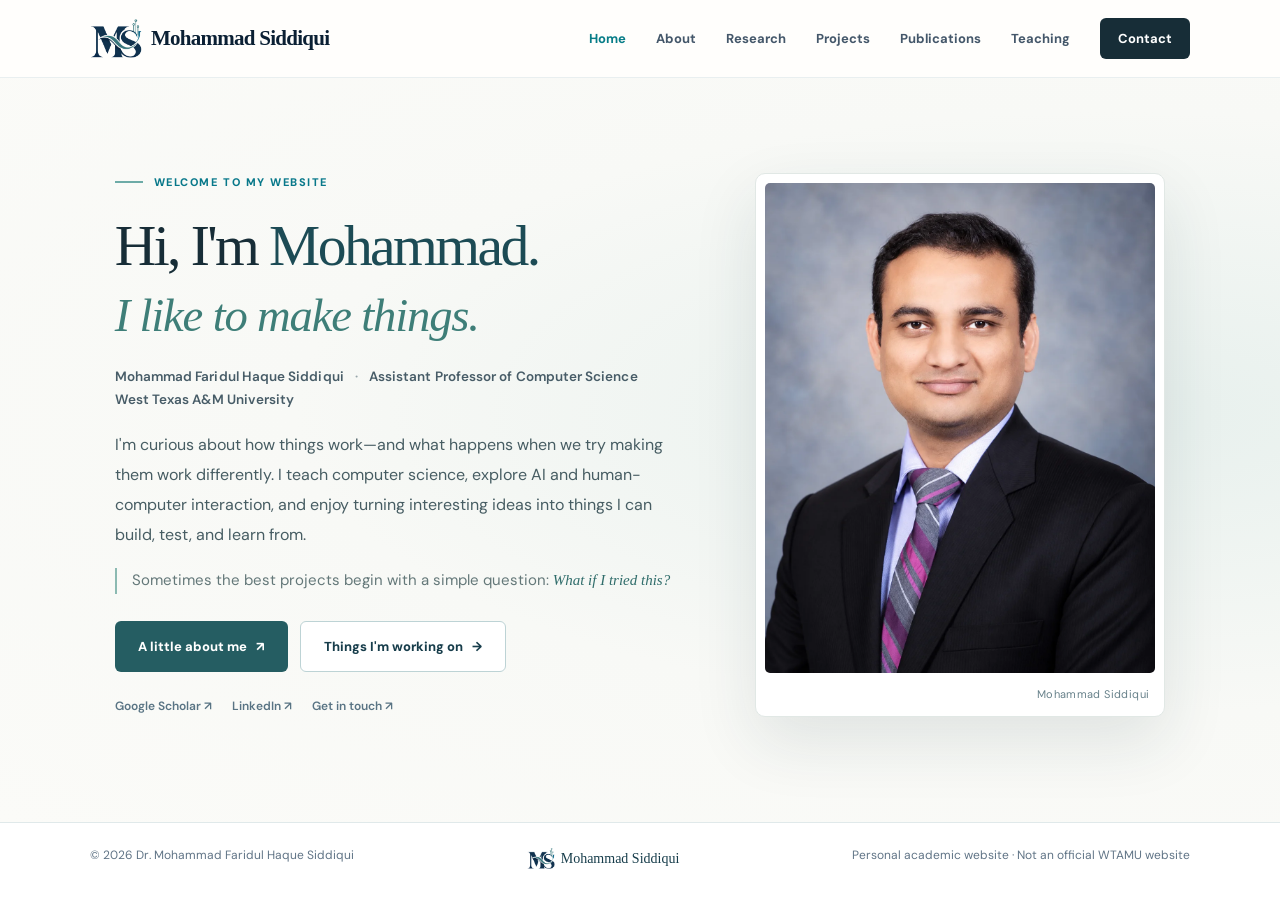
<file: index.html>
<!DOCTYPE html>
<!-- Website maintained using Git and PyCharm -->
<html lang="en"><head><meta charset="utf-8"/><meta content="width=device-width, initial-scale=1" name="viewport"/><meta content="#09182a" name="theme-color"/><meta content="Meet Mohammad Siddiqui, Assistant Professor of Computer Science at West Texas A&amp;M University. Exploring AI, human-computer interaction, robotics and creative computing." name="description"/><title>Mohammad Siddiqui | Computer Science Professor &amp; Researcher</title><link href="https://fonts.googleapis.com" rel="preconnect"/><link crossorigin="" href="https://fonts.gstatic.com" rel="preconnect"/><link href="https://fonts.googleapis.com/css2?family=DM+Sans:wght@400;500;600;700&amp;family=Manrope:wght@400;500;600;700;800&amp;display=swap" rel="stylesheet"/><link href="style.css" rel="stylesheet"/><link href="favicon.png" rel="icon" type="image/png"/><link href="https://www.faridhaque.com/" rel="canonical"/><meta content="website" property="og:type"/><meta content="Mohammad Siddiqui | Computer Science Professor &amp; Researcher" property="og:title"/><meta content="Meet Mohammad Siddiqui, Assistant Professor of Computer Science at West Texas A&amp;M University. Exploring AI, human-computer interaction, robotics and creative computing." property="og:description"/><meta content="https://www.faridhaque.com/" property="og:url"/></head><body><header class="top"><div class="wrap nav"><a aria-label="Mohammad Siddiqui — Home" class="brand brand-logo" href="index.html"><img alt="" height="48" src="images/ms-monogram.png" width="56"/><span class="brand-name">Mohammad Siddiqui</span></a><button aria-controls="navlinks" aria-expanded="false" aria-label="Toggle navigation" class="menu" id="menu">☰</button><nav aria-label="Main navigation" class="navlinks" id="navlinks"><a aria-current="page" class="active" href="index.html">Home</a><a class="" href="about.html">About</a><a class="" href="research.html">Research</a><a class="" href="projects.html">Projects</a><a class="" href="publications.html">Publications</a><a class="" href="teaching.html">Teaching</a><a class="navcontact" href="contact.html">Contact</a></nav></div></header><main><section class="hero" id="home"><div class="wrap hero-grid"><div>
<div class="eyebrow">WELCOME TO MY WEBSITE</div>
<h1>Hi, I'm <span class="hello-name">Mohammad.</span><br/><em>I like to make things.</em></h1>
<p class="role">Mohammad Faridul Haque Siddiqui <span>·</span> Assistant Professor of Computer Science<br/>West Texas A&amp;M University</p>
<p class="lead">I'm curious about how things work—and what happens when we try making them work differently. I teach computer science, explore AI and human-computer interaction, and enjoy turning interesting ideas into things I can build, test, and learn from.</p>
<p class="home-personal-note">Sometimes the best projects begin with a simple question: <em>What if I tried this?</em></p>
<div class="actions"><a class="btn primary" href="about.html">A little about me <span aria-hidden="true">↗</span></a><a class="btn secondary" href="projects.html">Things I'm working on <span aria-hidden="true">→</span></a></div>
<div class="social"><a href="https://scholar.google.com/citations?hl=en&amp;user=qqeedC0AAAAJ" rel="noopener noreferrer" target="_blank">Google Scholar ↗</a><a href="https://www.linkedin.com/in/mohammad-faridul-haque-siddiqui/" rel="noopener noreferrer" target="_blank">LinkedIn ↗</a><a href="contact.html">Get in touch ↗</a></div>
</div><figure class="portrait-frame"><img alt="Farid Haque in a black suit" height="1402" src="images/farid-formal.webp" width="1122"/><figcaption>Mohammad Siddiqui</figcaption></figure></div></section></main><div class="mini-footer"><div class="wrap"><span>© <span id="year"></span> Dr. Mohammad Faridul Haque Siddiqui</span><a class="footer-logo" href="index.html"><img alt="" height="27" src="images/ms-monogram.png" width="31"/>Mohammad Siddiqui</a><span>Personal academic website · Not an official WTAMU website</span></div></div><script src="script.js"></script></body></html>
</file>
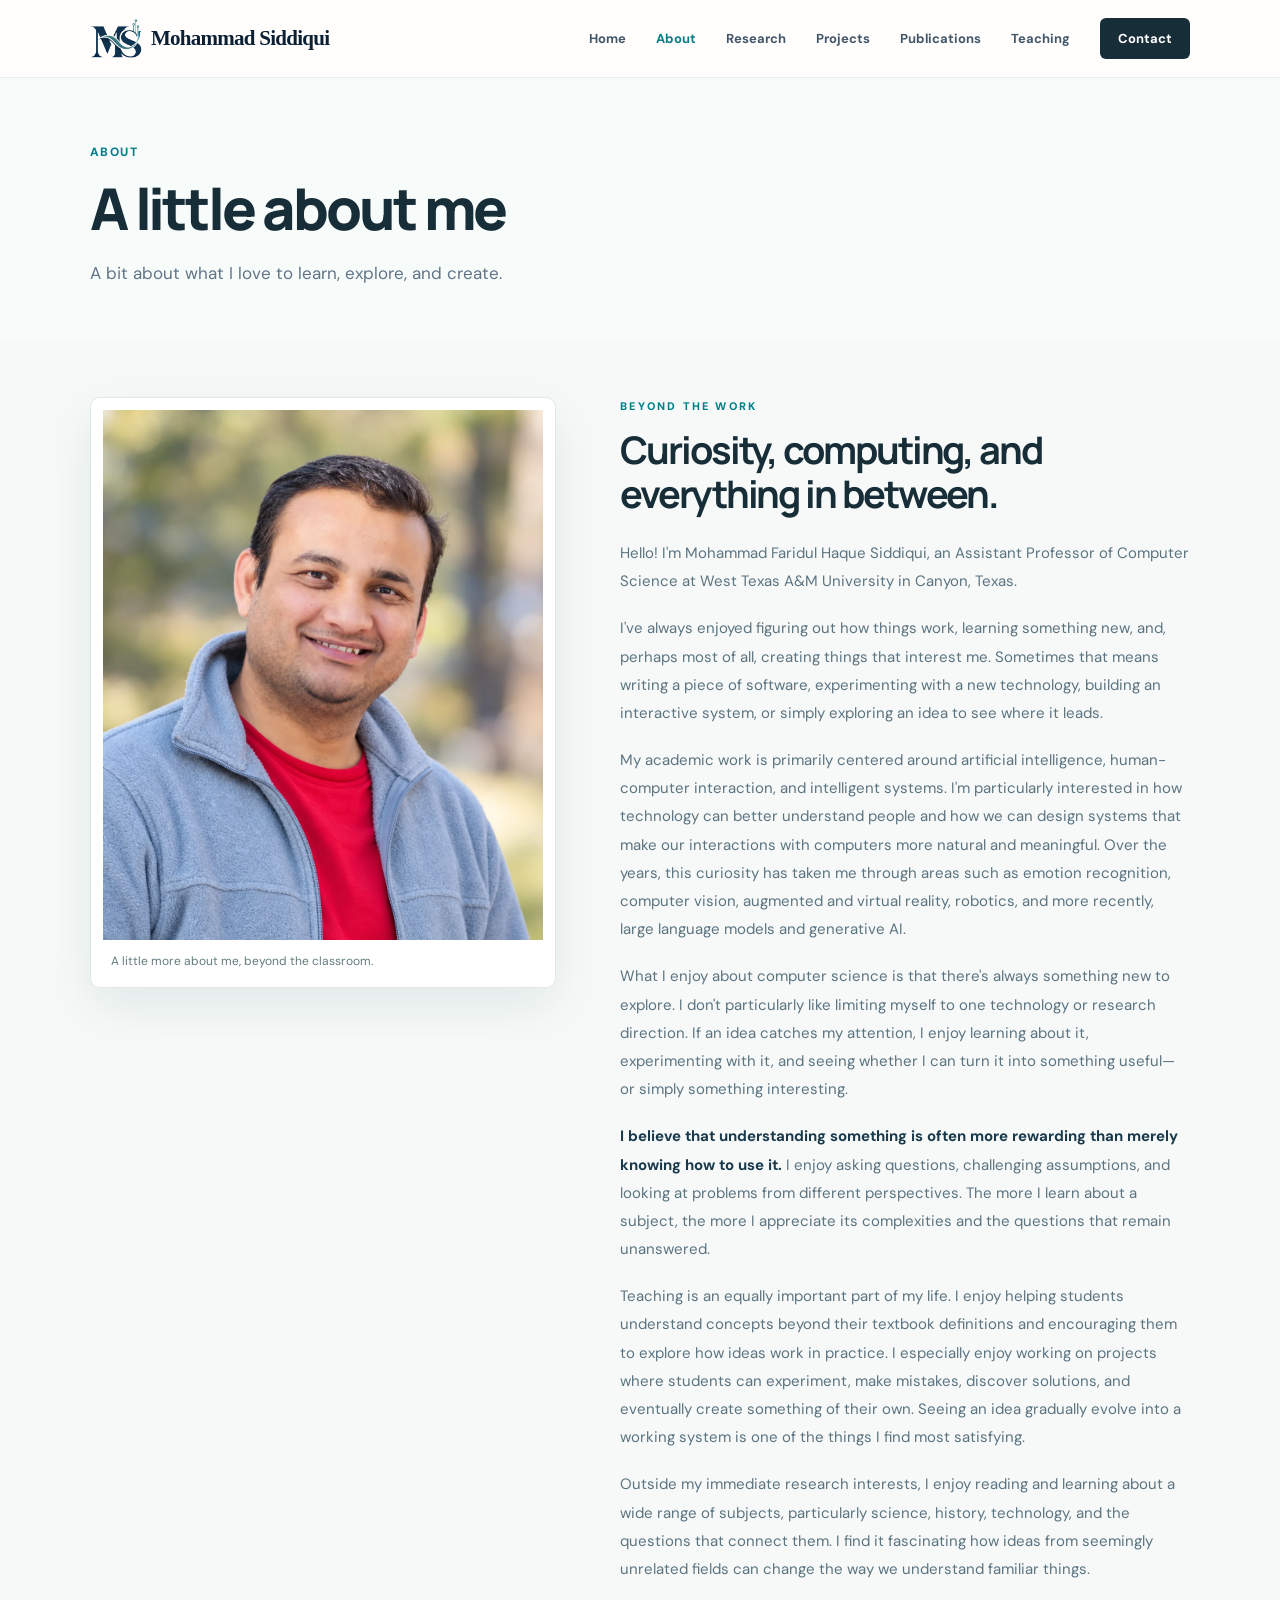
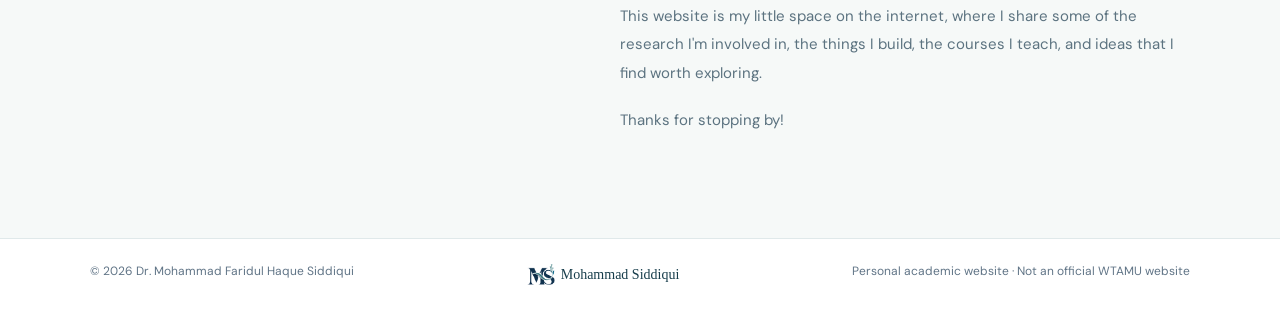
<file: about.html>
<!DOCTYPE html>

<html lang="en"><head><meta charset="utf-8"/><meta content="width=device-width, initial-scale=1" name="viewport"/><meta content="#09182a" name="theme-color"/><meta content="Get to know Mohammad Siddiqui, a computer science professor who enjoys creating things, exploring new technologies, teaching and understanding how the world works." name="description"/><title>About Mohammad Siddiqui | Curiosity, Teaching &amp; Technology</title><link href="https://fonts.googleapis.com" rel="preconnect"/><link crossorigin="" href="https://fonts.gstatic.com" rel="preconnect"/><link href="https://fonts.googleapis.com/css2?family=DM+Sans:wght@400;500;600;700&amp;family=Manrope:wght@400;500;600;700;800&amp;display=swap" rel="stylesheet"/><link href="style.css" rel="stylesheet"/><link href="favicon.png" rel="icon" type="image/png"/><link href="https://www.faridhaque.com/about.html" rel="canonical"/><meta content="website" property="og:type"/><meta content="About Mohammad Siddiqui | Curiosity, Teaching &amp; Technology" property="og:title"/><meta content="Get to know Mohammad Siddiqui, a computer science professor who enjoys creating things, exploring new technologies, teaching and understanding how the world works." property="og:description"/><meta content="https://www.faridhaque.com/about.html" property="og:url"/></head><body><header class="top"><div class="wrap nav"><a aria-label="Mohammad Siddiqui — Home" class="brand brand-logo" href="index.html"><img alt="" height="48" src="images/ms-monogram.png" width="56"/><span class="brand-name">Mohammad Siddiqui</span></a><button aria-controls="navlinks" aria-expanded="false" aria-label="Toggle navigation" class="menu" id="menu">☰</button><nav aria-label="Main navigation" class="navlinks" id="navlinks"><a class="" href="index.html">Home</a><a aria-current="page" class="active" href="about.html">About</a><a class="" href="research.html">Research</a><a class="" href="projects.html">Projects</a><a class="" href="publications.html">Publications</a><a class="" href="teaching.html">Teaching</a><a class="navcontact" href="contact.html">Contact</a></nav></div></header><main><div class="page-intro"><div class="wrap"><div class="breadcrumbs">About</div><h1>A little about me</h1><p>A bit about what I love to learn, explore, and create.</p></div></div><section class="section alt"><div class="wrap about"><figure class="about-photo"><img alt="Farid Haque smiling outdoors" height="1402" src="images/farid-outdoor.webp" width="1122"/><figcaption>A little more about me, beyond the classroom.</figcaption></figure><div class="about-copy reveal"><div class="overline">Beyond the work</div><h2>Curiosity, computing, and everything in between.</h2><p>Hello! I'm Mohammad Faridul Haque Siddiqui, an Assistant Professor of Computer Science at West Texas A&amp;M University in Canyon, Texas.</p><p>I've always enjoyed figuring out how things work, learning something new, and, perhaps most of all, creating things that interest me. Sometimes that means writing a piece of software, experimenting with a new technology, building an interactive system, or simply exploring an idea to see where it leads.</p><p>My academic work is primarily centered around artificial intelligence, human-computer interaction, and intelligent systems. I'm particularly interested in how technology can better understand people and how we can design systems that make our interactions with computers more natural and meaningful. Over the years, this curiosity has taken me through areas such as emotion recognition, computer vision, augmented and virtual reality, robotics, and more recently, large language models and generative AI.</p><p>What I enjoy about computer science is that there's always something new to explore. I don't particularly like limiting myself to one technology or research direction. If an idea catches my attention, I enjoy learning about it, experimenting with it, and seeing whether I can turn it into something useful—or simply something interesting.</p><p><strong>I believe that understanding something is often more rewarding than merely knowing how to use it.</strong> I enjoy asking questions, challenging assumptions, and looking at problems from different perspectives. The more I learn about a subject, the more I appreciate its complexities and the questions that remain unanswered.</p><p>Teaching is an equally important part of my life. I enjoy helping students understand concepts beyond their textbook definitions and encouraging them to explore how ideas work in practice. I especially enjoy working on projects where students can experiment, make mistakes, discover solutions, and eventually create something of their own. Seeing an idea gradually evolve into a working system is one of the things I find most satisfying.</p><p>Outside my immediate research interests, I enjoy reading and learning about a wide range of subjects, particularly science, history, technology, and the questions that connect them. I find it fascinating how ideas from seemingly unrelated fields can change the way we understand familiar things.</p><p>This website is my little space on the internet, where I share some of the research I'm involved in, the things I build, the courses I teach, and ideas that I find worth exploring.</p><p>Thanks for stopping by!</p></div></div></section></main><div class="mini-footer"><div class="wrap"><span>© <span id="year"></span> Dr. Mohammad Faridul Haque Siddiqui</span><a class="footer-logo" href="index.html"><img alt="" height="27" src="images/ms-monogram.png" width="31"/>Mohammad Siddiqui</a><span>Personal academic website · Not an official WTAMU website</span></div></div><script src="script.js"></script></body></html>
</file>
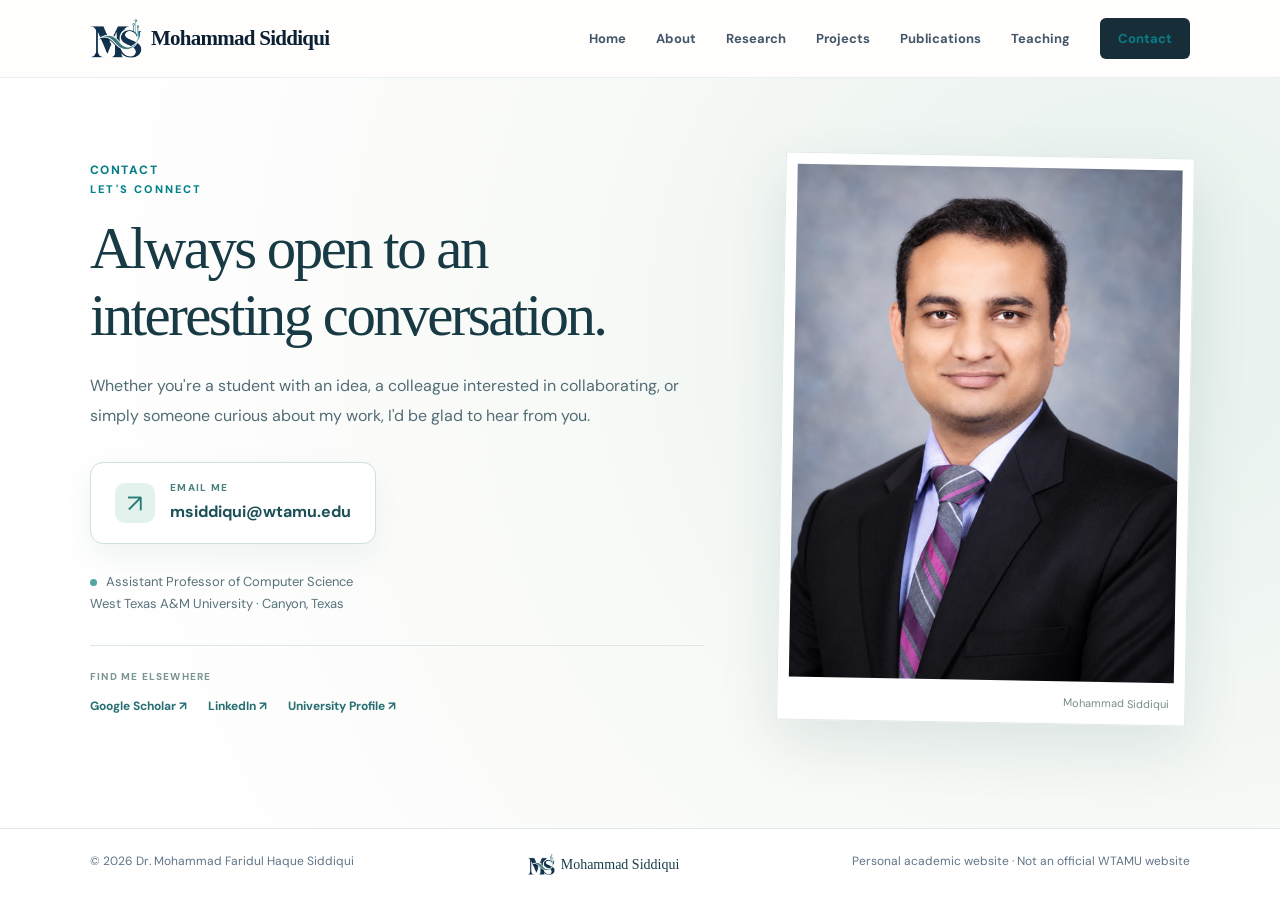
<file: contact.html>
<!DOCTYPE html>

<html lang="en"><head><meta charset="utf-8"/><meta content="width=device-width, initial-scale=1" name="viewport"/><meta content="#09182a" name="theme-color"/><meta content="Contact Mohammad Siddiqui at West Texas A&amp;M University to discuss computer science teaching, research, student projects or opportunities to collaborate." name="description"/><title>Contact Mohammad Siddiqui | West Texas A&amp;M University</title><link href="https://fonts.googleapis.com" rel="preconnect"/><link crossorigin="" href="https://fonts.gstatic.com" rel="preconnect"/><link href="https://fonts.googleapis.com/css2?family=DM+Sans:wght@400;500;600;700&amp;family=Manrope:wght@400;500;600;700;800&amp;display=swap" rel="stylesheet"/><link href="style.css" rel="stylesheet"/><link href="favicon.png" rel="icon" type="image/png"/><link href="https://www.faridhaque.com/contact.html" rel="canonical"/><meta content="website" property="og:type"/><meta content="Contact Mohammad Siddiqui | West Texas A&amp;M University" property="og:title"/><meta content="Contact Mohammad Siddiqui at West Texas A&amp;M University to discuss computer science teaching, research, student projects or opportunities to collaborate." property="og:description"/><meta content="https://www.faridhaque.com/contact.html" property="og:url"/></head><body><header class="top"><div class="wrap nav"><a aria-label="Mohammad Siddiqui — Home" class="brand brand-logo" href="index.html"><img alt="" height="48" src="images/ms-monogram.png" width="56"/><span class="brand-name">Mohammad Siddiqui</span></a><button aria-controls="navlinks" aria-expanded="false" aria-label="Toggle navigation" class="menu" id="menu">☰</button><nav aria-label="Main navigation" class="navlinks" id="navlinks"><a class="" href="index.html">Home</a><a class="" href="about.html">About</a><a class="" href="research.html">Research</a><a class="" href="projects.html">Projects</a><a class="" href="publications.html">Publications</a><a class="" href="teaching.html">Teaching</a><a aria-current="page" class="active navcontact" href="contact.html">Contact</a></nav></div></header><main><section class="contact-modern"><div class="wrap contact-modern-grid"><div class="contact-copy"><div class="breadcrumbs">Contact</div><div class="overline">LET'S CONNECT</div><h1>Always open to an interesting conversation.</h1><p class="contact-lead">Whether you're a student with an idea, a colleague interested in collaborating, or simply someone curious about my work, I'd be glad to hear from you.</p><a class="contact-email" href="mailto:msiddiqui@wtamu.edu"><span aria-hidden="true" class="contact-email-icon">↗</span><span><small>EMAIL ME</small><strong>msiddiqui@wtamu.edu</strong></span></a><div class="contact-location"><span aria-hidden="true" class="contact-dot"></span>Assistant Professor of Computer Science<br/>West Texas A&amp;M University · Canyon, Texas</div><div class="contact-social"><span>FIND ME ELSEWHERE</span><a href="https://scholar.google.com/citations?user=qqeedC0AAAAJ" rel="noopener noreferrer" target="_blank">Google Scholar ↗</a><a href="https://www.linkedin.com/in/mohammad-faridul-haque-siddiqui/" rel="noopener noreferrer" target="_blank">LinkedIn ↗</a><a href="https://www.wtamu.edu/academics/college-engineering/faculty/Mohammad-Siddiqui-bio.html" rel="noopener noreferrer" target="_blank">University Profile ↗</a></div></div><figure class="contact-modern-photo"><img alt="Mohammad Siddiqui in a black suit" height="1402" src="images/farid-formal.webp" width="1122"/><figcaption>Mohammad Siddiqui</figcaption></figure></div></section></main><div class="mini-footer"><div class="wrap"><span>© <span id="year"></span> Dr. Mohammad Faridul Haque Siddiqui</span><a class="footer-logo" href="index.html"><img alt="" height="27" src="images/ms-monogram.png" width="31"/>Mohammad Siddiqui</a><span>Personal academic website · Not an official WTAMU website</span></div></div><script src="script.js"></script></body></html>
</file>
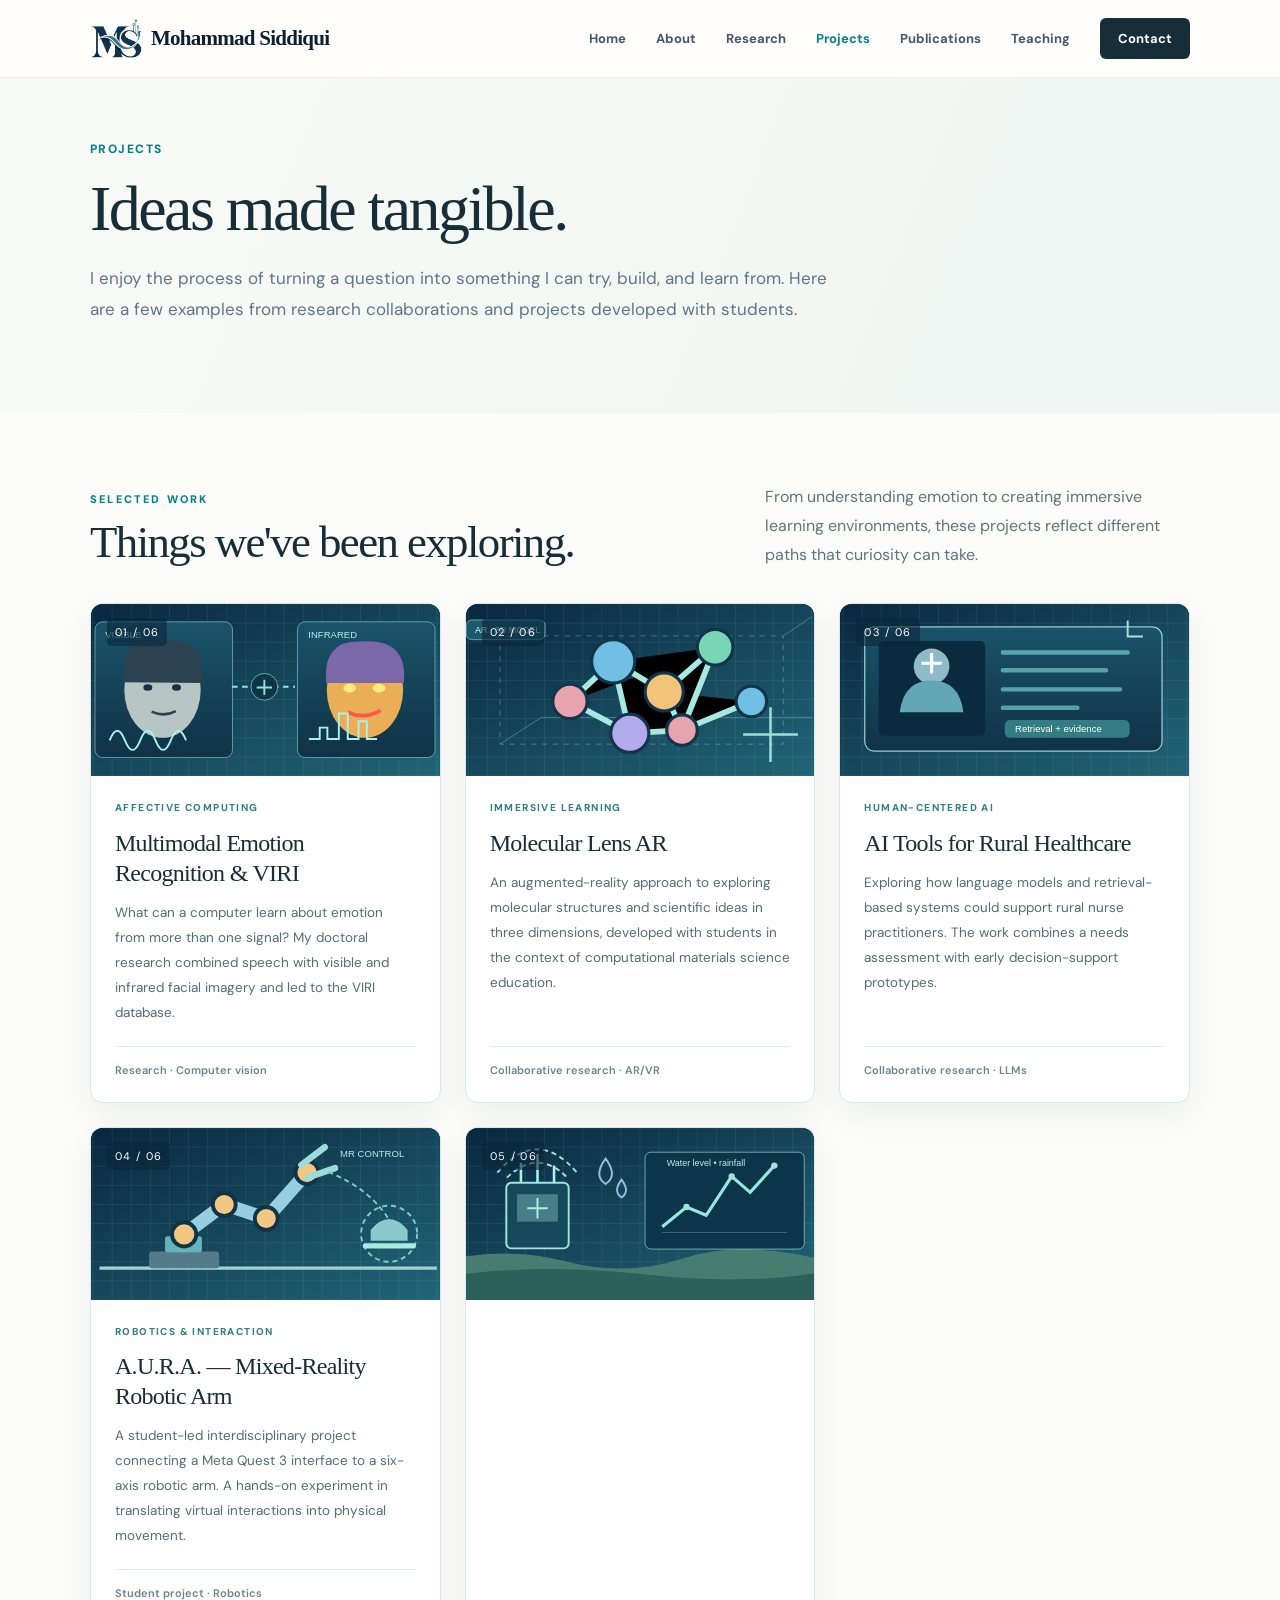
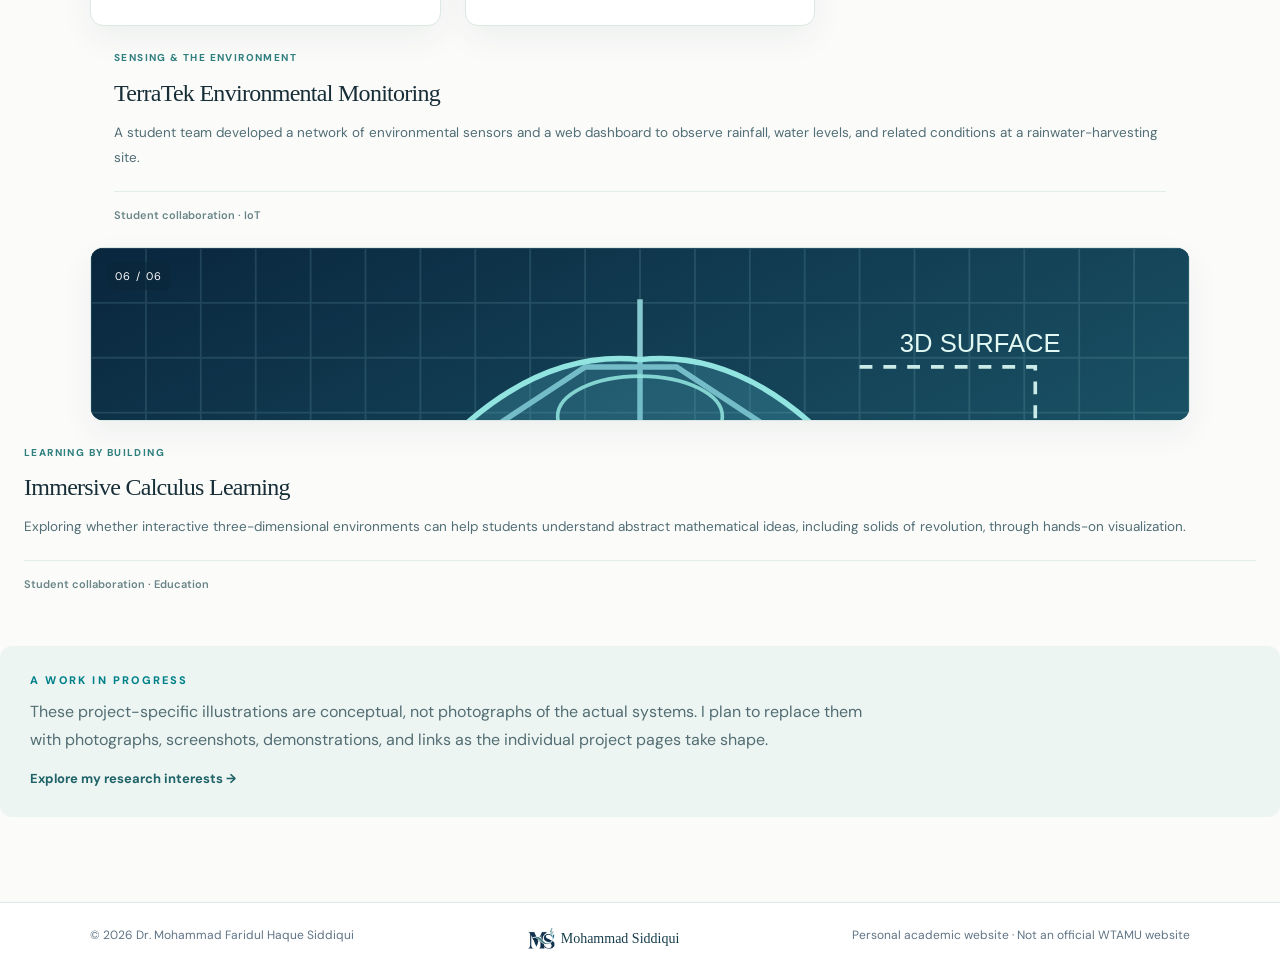
<file: projects.html>
<!DOCTYPE html>

<html lang="en"><head><meta charset="utf-8"/><meta content="width=device-width, initial-scale=1" name="viewport"/><meta content="#09182a" name="theme-color"/><meta content="Explore selected research and collaborative projects by Mohammad Siddiqui, including VIRI emotion recognition, Molecular Lens AR, healthcare AI, robotics and TerraTek." name="description"/><title>Projects | Mohammad Siddiqui — AI, AR/VR &amp; Robotics</title><link href="https://fonts.googleapis.com" rel="preconnect"/><link crossorigin="" href="https://fonts.gstatic.com" rel="preconnect"/><link href="https://fonts.googleapis.com/css2?family=DM+Sans:wght@400;500;600;700&amp;family=Manrope:wght@400;500;600;700;800&amp;display=swap" rel="stylesheet"/><link href="style.css" rel="stylesheet"/><link href="favicon.png" rel="icon" type="image/png"/><link href="https://www.faridhaque.com/projects.html" rel="canonical"/><meta content="website" property="og:type"/><meta content="Projects | Mohammad Siddiqui — AI, AR/VR &amp; Robotics" property="og:title"/><meta content="Explore selected research and collaborative projects by Mohammad Siddiqui, including VIRI emotion recognition, Molecular Lens AR, healthcare AI, robotics and TerraTek." property="og:description"/><meta content="https://www.faridhaque.com/projects.html" property="og:url"/></head><body><header class="top"><div class="wrap nav"><a aria-label="Mohammad Siddiqui — Home" class="brand brand-logo" href="index.html"><img alt="" height="48" src="images/ms-monogram.png" width="56"/><span class="brand-name">Mohammad Siddiqui</span></a><button aria-controls="navlinks" aria-expanded="false" aria-label="Toggle navigation" class="menu" id="menu">☰</button><nav aria-label="Main navigation" class="navlinks" id="navlinks"><a class="" href="index.html">Home</a><a class="" href="about.html">About</a><a class="" href="research.html">Research</a><a aria-current="page" class="active" href="projects.html">Projects</a><a class="" href="publications.html">Publications</a><a class="" href="teaching.html">Teaching</a><a class="navcontact" href="contact.html">Contact</a></nav></div></header><main><div class="page-intro projects-intro"><div class="wrap"><div class="breadcrumbs">Projects</div><h1>Ideas made tangible.</h1><p>I enjoy the process of turning a question into something I can try, build, and learn from. Here are a few examples from research collaborations and projects developed with students.</p></div></div><section class="section projects-editorial"><div class="wrap"><div class="projects-heading"><div><div class="overline">Selected work</div><h2>Things we've been exploring.</h2></div><p>From understanding emotion to creating immersive learning environments, these projects reflect different paths that curiosity can take.</p></div><div class="project-editorial-grid"><article class="project project-editorial"><div class="project-visual"><span class="project-num">01 / 06</span><div class="project-art"><img alt="Illustration representing viri project" loading="lazy" src="images/project-viri.svg"/></div></div><div class="project-content"><div class="project-overline">Affective computing</div><h2>Multimodal Emotion Recognition &amp; VIRI</h2><p>What can a computer learn about emotion from more than one signal? My doctoral research combined speech with visible and infrared facial imagery and led to the VIRI database.</p><div class="project-role">Research · Computer vision</div></div></article><article class="project project-editorial"><div class="project-visual"><span class="project-num">02 / 06</span><div class="project-art"><img alt="Illustration representing molecular project" loading="lazy" src="images/project-molecular.svg"/></div></div><div class="project-content"><div class="project-overline">Immersive learning</div><h2>Molecular Lens AR</h2><p>An augmented-reality approach to exploring molecular structures and scientific ideas in three dimensions, developed with students in the context of computational materials science education.</p><div class="project-role">Collaborative research · AR/VR</div></div></article><article class="project project-editorial"><div class="project-visual"><span class="project-num">03 / 06</span><div class="project-art"><img alt="Illustration representing healthcare project" loading="lazy" src="images/project-healthcare.svg"/></div></div><div class="project-content"><div class="project-overline">Human-centered AI</div><h2>AI Tools for Rural Healthcare</h2><p>Exploring how language models and retrieval-based systems could support rural nurse practitioners. The work combines a needs assessment with early decision-support prototypes.</p><div class="project-role">Collaborative research · LLMs</div></div></article><article class="project project-editorial"><div class="project-visual"><span class="project-num">04 / 06</span><div class="project-art"><img alt="Illustration representing aura project" loading="lazy" src="images/project-aura.svg"/></div></div><div class="project-content"><div class="project-overline">Robotics &amp; interaction</div><h2>A.U.R.A. — Mixed-Reality Robotic Arm</h2><p>A student-led interdisciplinary project connecting a Meta Quest 3 interface to a six-axis robotic arm. A hands-on experiment in translating virtual interactions into physical movement.</p><div class="project-role">Student project · Robotics</div></div></article><article class="project project-editorial"><div class="project-visual"><span class="project-num">05 / 06</span><div class="project-art"><img alt="Illustration representing terratek project" loading="lazy" src="images/project-terratek.svg"/></div></div></article></div><div class="project-content"><div class="project-overline">Sensing &amp; the environment</div><h2>TerraTek Environmental Monitoring</h2><p>A student team developed a network of environmental sensors and a web dashboard to observe rainfall, water levels, and related conditions at a rainwater-harvesting site.</p><div class="project-role">Student collaboration · IoT</div></div><article class="project project-editorial"><div class="project-visual"><span class="project-num">06 / 06</span><div class="project-art"><img alt="Illustration representing calculus project" loading="lazy" src="images/project-calculus.svg"/></div></div></article></div><div class="project-content"><div class="project-overline">Learning by building</div><h2>Immersive Calculus Learning</h2><p>Exploring whether interactive three-dimensional environments can help students understand abstract mathematical ideas, including solids of revolution, through hands-on visualization.</p><div class="project-role">Student collaboration · Education</div></div><div class="projects-note"><div class="overline">A work in progress</div><p>These project-specific illustrations are conceptual, not photographs of the actual systems. I plan to replace them with photographs, screenshots, demonstrations, and links as the individual project pages take shape.</p><a href="research.html">Explore my research interests →</a></div></section></main><div class="mini-footer"><div class="wrap"><span>© <span id="year"></span> Dr. Mohammad Faridul Haque Siddiqui</span><a class="footer-logo" href="index.html"><img alt="" height="27" src="images/ms-monogram.png" width="31"/>Mohammad Siddiqui</a><span>Personal academic website · Not an official WTAMU website</span></div></div><script src="script.js"></script></body></html>
</file>
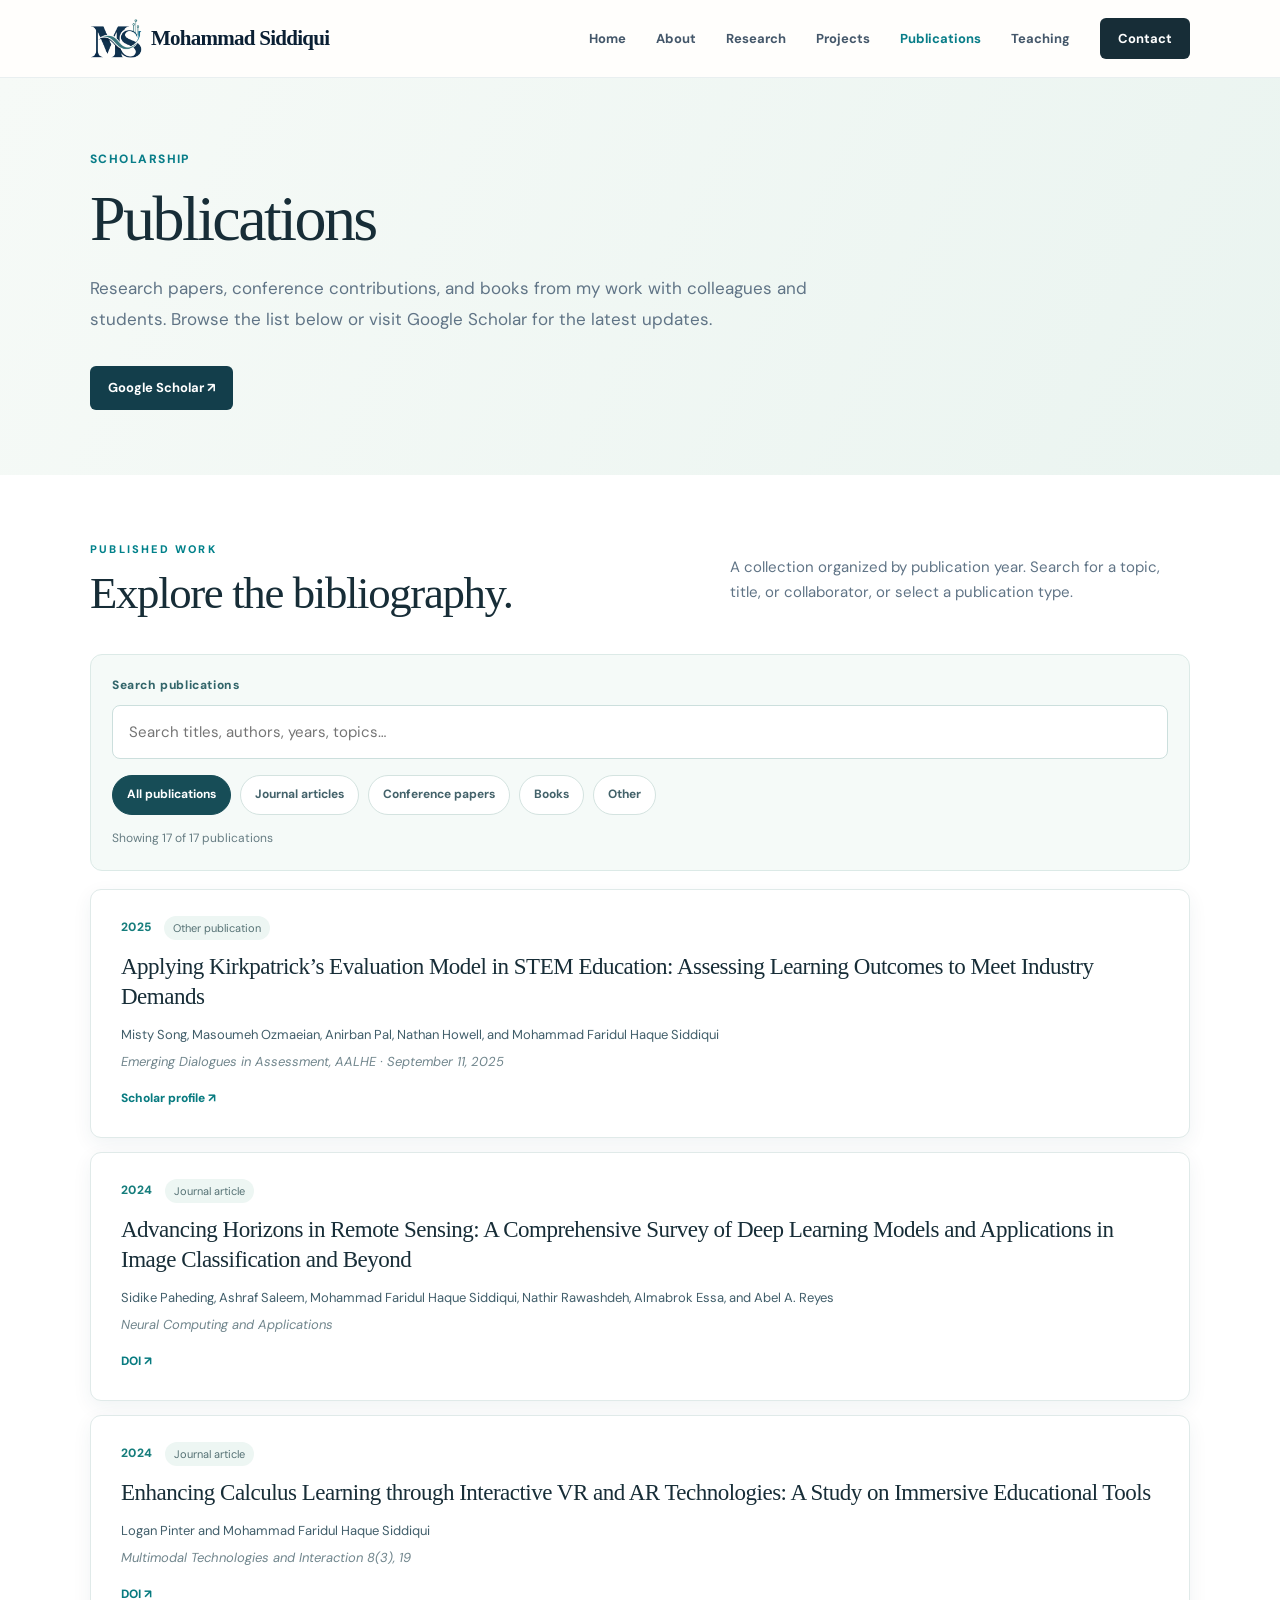
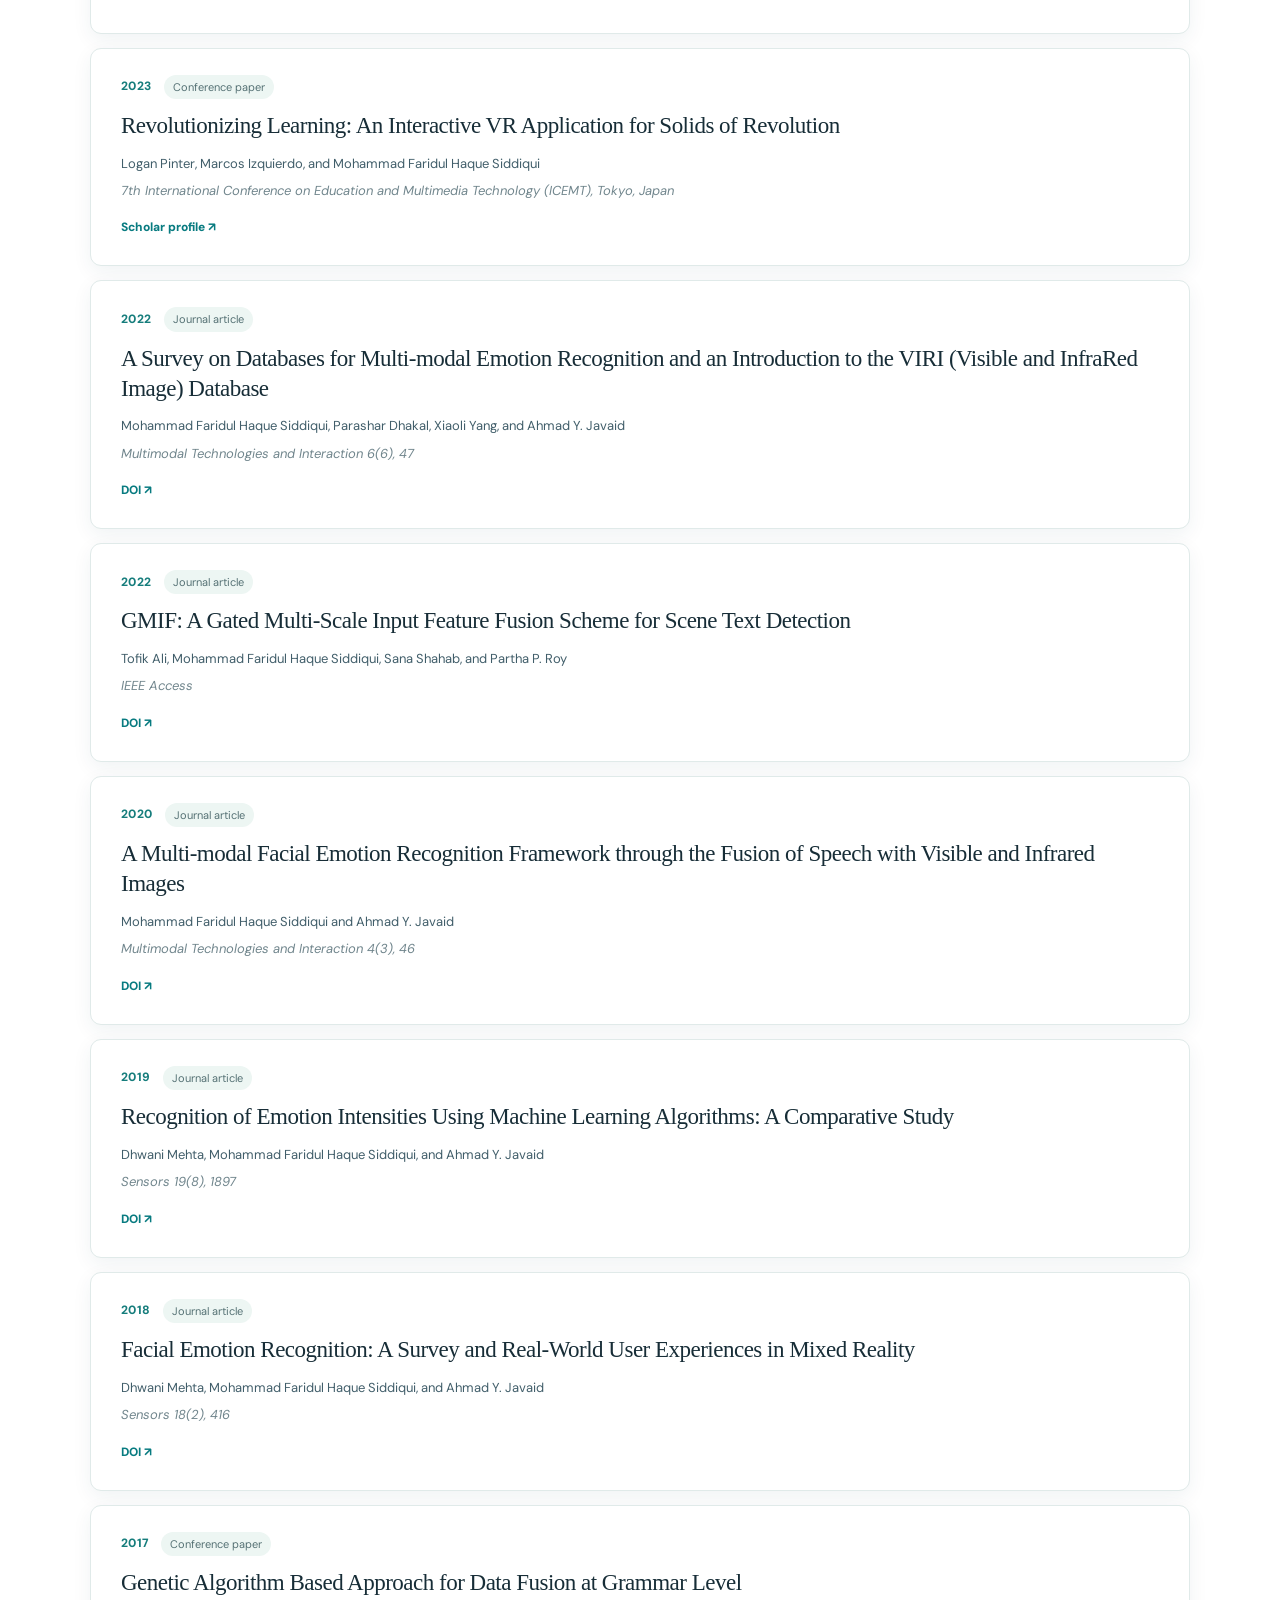
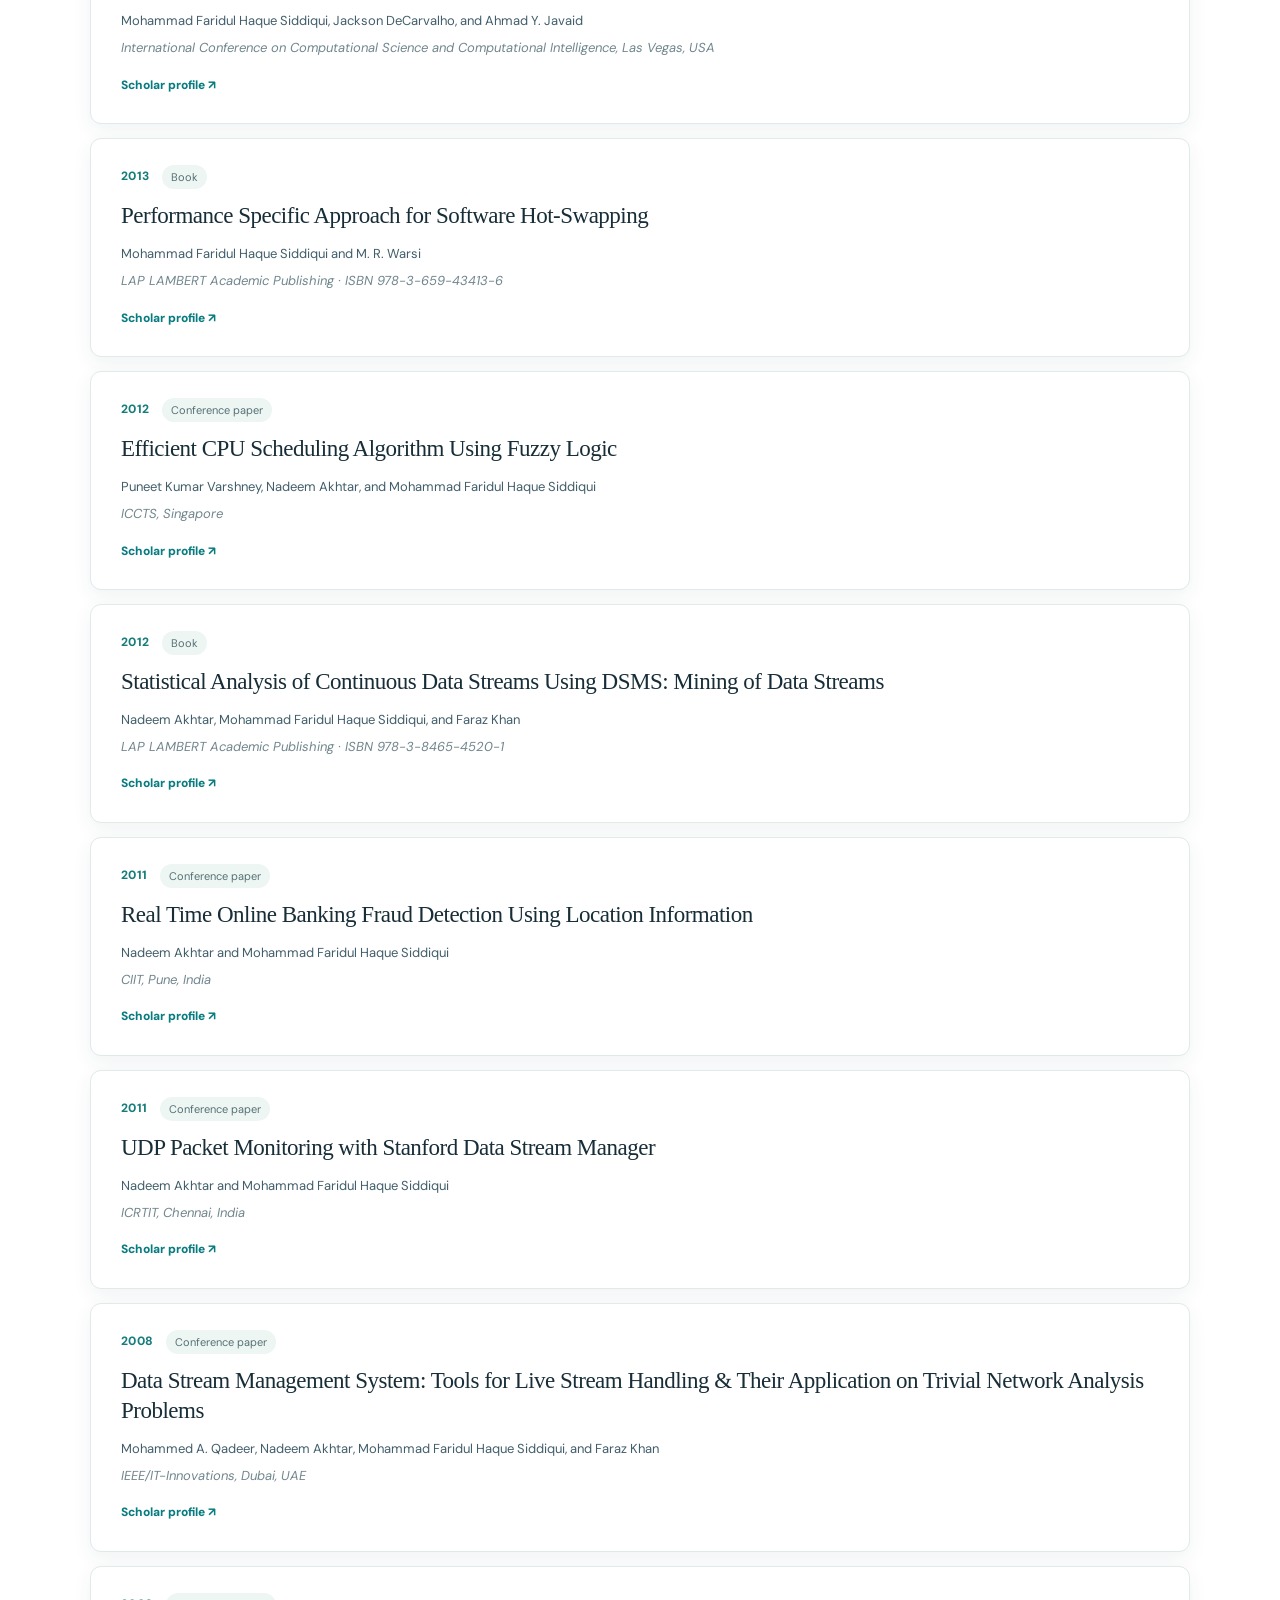
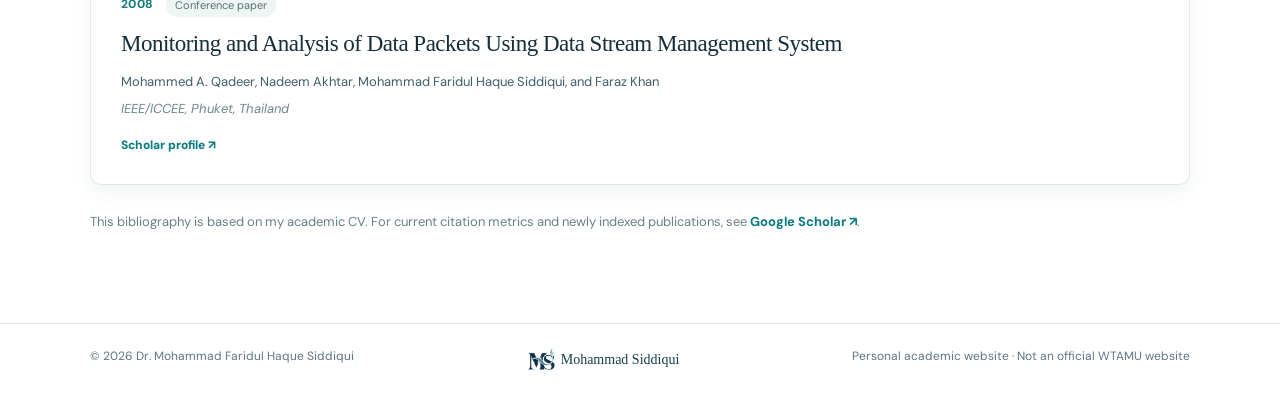
<file: publications.html>
<!DOCTYPE html>
<html lang="en"><head><meta charset="utf-8"/><meta content="width=device-width, initial-scale=1" name="viewport"/><meta content="#09182a" name="theme-color"/><meta content="Browse journal papers, conference publications and books by Mohammad Faridul Haque Siddiqui, with searchable research topics and links to published work." name="description"/><title>Publications | Mohammad Siddiqui — Research Papers &amp; Books</title><link href="https://fonts.googleapis.com" rel="preconnect"/><link crossorigin="" href="https://fonts.gstatic.com" rel="preconnect"/><link href="https://fonts.googleapis.com/css2?family=DM+Sans:wght@400;500;600;700&amp;family=Manrope:wght@400;500;600;700;800&amp;display=swap" rel="stylesheet"/><link href="style.css" rel="stylesheet"/><link href="favicon.png" rel="icon" type="image/png"/><link href="https://www.faridhaque.com/publications.html" rel="canonical"/><meta content="website" property="og:type"/><meta content="Publications | Mohammad Siddiqui — Research Papers &amp; Books" property="og:title"/><meta content="Browse journal papers, conference publications and books by Mohammad Faridul Haque Siddiqui, with searchable research topics and links to published work." property="og:description"/><meta content="https://www.faridhaque.com/publications.html" property="og:url"/></head><body><header class="top"><div class="wrap nav"><a aria-label="Mohammad Siddiqui — Home" class="brand brand-logo" href="index.html"><img alt="" height="48" src="images/ms-monogram.png" width="56"/><span class="brand-name">Mohammad Siddiqui</span></a><button aria-controls="navlinks" aria-expanded="false" aria-label="Toggle navigation" class="menu" id="menu">☰</button><nav aria-label="Main navigation" class="navlinks" id="navlinks"><a class="" href="index.html">Home</a><a class="" href="about.html">About</a><a class="" href="research.html">Research</a><a class="" href="projects.html">Projects</a><a aria-current="page" class="active" href="publications.html">Publications</a><a class="" href="teaching.html">Teaching</a><a class="navcontact" href="contact.html">Contact</a></nav></div></header><main><div class="page-intro bib-intro"><div class="wrap"><div class="breadcrumbs">Scholarship</div><h1>Publications</h1><p>Research papers, conference contributions, and books from my work with colleagues and students. Browse the list below or visit Google Scholar for the latest updates.</p><a class="bib-scholar" href="https://scholar.google.com/citations?user=qqeedC0AAAAJ" rel="noopener noreferrer" target="_blank">Google Scholar ↗</a></div></div>
<section class="section bib-section"><div class="wrap"><div class="bib-heading"><div><div class="overline">Published work</div><h2>Explore the bibliography.</h2></div><p>A collection organized by publication year. Search for a topic, title, or collaborator, or select a publication type.</p></div><div class="bib-controls"><label class="bib-search-label" for="pub-search">Search publications</label><input autocomplete="off" id="pub-search" placeholder="Search titles, authors, years, topics…" type="search"/><div aria-label="Filter publication type" class="bib-filters"><button aria-pressed="true" class="bib-filter selected" data-filter="All">All publications</button><button aria-pressed="false" class="bib-filter" data-filter="Journal">Journal articles</button><button aria-pressed="false" class="bib-filter" data-filter="Conference">Conference papers</button><button aria-pressed="false" class="bib-filter" data-filter="Book">Books</button><button aria-pressed="false" class="bib-filter" data-filter="Other">Other</button></div><span aria-live="polite" class="bib-count" role="status">Showing 17 publications</span></div><div class="bib-list" id="pub-results"><article class="bib-item" data-category="Other" data-search="2025 other applying kirkpatrick’s evaluation model in stem education: assessing learning outcomes to meet industry demands misty song, masoumeh ozmaeian, anirban pal, nathan howell, and mohammad faridul haque siddiqui emerging dialogues in assessment, aalhe · september 11, 2025"><div class="bib-top"><span class="bib-year">2025</span><span class="bib-type">Other publication</span></div><h2>Applying Kirkpatrick’s Evaluation Model in STEM Education: Assessing Learning Outcomes to Meet Industry Demands</h2><p class="bib-authors">Misty Song, Masoumeh Ozmaeian, Anirban Pal, Nathan Howell, and Mohammad Faridul Haque Siddiqui</p><p class="bib-venue">Emerging Dialogues in Assessment, AALHE · September 11, 2025</p><a class="bib-link" href="https://scholar.google.com/citations?user=qqeedC0AAAAJ" rel="noopener noreferrer" target="_blank">Scholar profile ↗</a></article>
<article class="bib-item" data-category="Journal" data-search="2024 journal advancing horizons in remote sensing: a comprehensive survey of deep learning models and applications in image classification and beyond sidike paheding, ashraf saleem, mohammad faridul haque siddiqui, nathir rawashdeh, almabrok essa, and abel a. reyes neural computing and applications"><div class="bib-top"><span class="bib-year">2024</span><span class="bib-type">Journal article</span></div><h2>Advancing Horizons in Remote Sensing: A Comprehensive Survey of Deep Learning Models and Applications in Image Classification and Beyond</h2><p class="bib-authors">Sidike Paheding, Ashraf Saleem, Mohammad Faridul Haque Siddiqui, Nathir Rawashdeh, Almabrok Essa, and Abel A. Reyes</p><p class="bib-venue">Neural Computing and Applications</p><a class="bib-link" href="https://doi.org/10.1007/s00521-024-10165-7" rel="noopener noreferrer" target="_blank">DOI ↗</a></article>
<article class="bib-item" data-category="Journal" data-search="2024 journal enhancing calculus learning through interactive vr and ar technologies: a study on immersive educational tools logan pinter and mohammad faridul haque siddiqui multimodal technologies and interaction 8(3), 19"><div class="bib-top"><span class="bib-year">2024</span><span class="bib-type">Journal article</span></div><h2>Enhancing Calculus Learning through Interactive VR and AR Technologies: A Study on Immersive Educational Tools</h2><p class="bib-authors">Logan Pinter and Mohammad Faridul Haque Siddiqui</p><p class="bib-venue">Multimodal Technologies and Interaction 8(3), 19</p><a class="bib-link" href="https://doi.org/10.3390/mti8030019" rel="noopener noreferrer" target="_blank">DOI ↗</a></article>
<article class="bib-item" data-category="Conference" data-search="2023 conference revolutionizing learning: an interactive vr application for solids of revolution logan pinter, marcos izquierdo, and mohammad faridul haque siddiqui 7th international conference on education and multimedia technology (icemt), tokyo, japan"><div class="bib-top"><span class="bib-year">2023</span><span class="bib-type">Conference paper</span></div><h2>Revolutionizing Learning: An Interactive VR Application for Solids of Revolution</h2><p class="bib-authors">Logan Pinter, Marcos Izquierdo, and Mohammad Faridul Haque Siddiqui</p><p class="bib-venue">7th International Conference on Education and Multimedia Technology (ICEMT), Tokyo, Japan</p><a class="bib-link" href="https://scholar.google.com/citations?user=qqeedC0AAAAJ" rel="noopener noreferrer" target="_blank">Scholar profile ↗</a></article>
<article class="bib-item" data-category="Journal" data-search="2022 journal a survey on databases for multi-modal emotion recognition and an introduction to the viri (visible and infrared image) database mohammad faridul haque siddiqui, parashar dhakal, xiaoli yang, and ahmad y. javaid multimodal technologies and interaction 6(6), 47"><div class="bib-top"><span class="bib-year">2022</span><span class="bib-type">Journal article</span></div><h2>A Survey on Databases for Multi-modal Emotion Recognition and an Introduction to the VIRI (Visible and InfraRed Image) Database</h2><p class="bib-authors">Mohammad Faridul Haque Siddiqui, Parashar Dhakal, Xiaoli Yang, and Ahmad Y. Javaid</p><p class="bib-venue">Multimodal Technologies and Interaction 6(6), 47</p><a class="bib-link" href="https://doi.org/10.3390/mti6060047" rel="noopener noreferrer" target="_blank">DOI ↗</a></article>
<article class="bib-item" data-category="Journal" data-search="2022 journal gmif: a gated multi-scale input feature fusion scheme for scene text detection tofik ali, mohammad faridul haque siddiqui, sana shahab, and partha p. roy ieee access"><div class="bib-top"><span class="bib-year">2022</span><span class="bib-type">Journal article</span></div><h2>GMIF: A Gated Multi-Scale Input Feature Fusion Scheme for Scene Text Detection</h2><p class="bib-authors">Tofik Ali, Mohammad Faridul Haque Siddiqui, Sana Shahab, and Partha P. Roy</p><p class="bib-venue">IEEE Access</p><a class="bib-link" href="https://doi.org/10.1109/ACCESS.2022.3203691" rel="noopener noreferrer" target="_blank">DOI ↗</a></article>
<article class="bib-item" data-category="Journal" data-search="2020 journal a multi-modal facial emotion recognition framework through the fusion of speech with visible and infrared images mohammad faridul haque siddiqui and ahmad y. javaid multimodal technologies and interaction 4(3), 46"><div class="bib-top"><span class="bib-year">2020</span><span class="bib-type">Journal article</span></div><h2>A Multi-modal Facial Emotion Recognition Framework through the Fusion of Speech with Visible and Infrared Images</h2><p class="bib-authors">Mohammad Faridul Haque Siddiqui and Ahmad Y. Javaid</p><p class="bib-venue">Multimodal Technologies and Interaction 4(3), 46</p><a class="bib-link" href="https://doi.org/10.3390/mti4030046" rel="noopener noreferrer" target="_blank">DOI ↗</a></article>
<article class="bib-item" data-category="Journal" data-search="2019 journal recognition of emotion intensities using machine learning algorithms: a comparative study dhwani mehta, mohammad faridul haque siddiqui, and ahmad y. javaid sensors 19(8), 1897"><div class="bib-top"><span class="bib-year">2019</span><span class="bib-type">Journal article</span></div><h2>Recognition of Emotion Intensities Using Machine Learning Algorithms: A Comparative Study</h2><p class="bib-authors">Dhwani Mehta, Mohammad Faridul Haque Siddiqui, and Ahmad Y. Javaid</p><p class="bib-venue">Sensors 19(8), 1897</p><a class="bib-link" href="https://doi.org/10.3390/s19081897" rel="noopener noreferrer" target="_blank">DOI ↗</a></article>
<article class="bib-item" data-category="Journal" data-search="2018 journal facial emotion recognition: a survey and real-world user experiences in mixed reality dhwani mehta, mohammad faridul haque siddiqui, and ahmad y. javaid sensors 18(2), 416"><div class="bib-top"><span class="bib-year">2018</span><span class="bib-type">Journal article</span></div><h2>Facial Emotion Recognition: A Survey and Real-World User Experiences in Mixed Reality</h2><p class="bib-authors">Dhwani Mehta, Mohammad Faridul Haque Siddiqui, and Ahmad Y. Javaid</p><p class="bib-venue">Sensors 18(2), 416</p><a class="bib-link" href="https://doi.org/10.3390/s18020416" rel="noopener noreferrer" target="_blank">DOI ↗</a></article>
<article class="bib-item" data-category="Conference" data-search="2017 conference genetic algorithm based approach for data fusion at grammar level mohammad faridul haque siddiqui, jackson decarvalho, and ahmad y. javaid international conference on computational science and computational intelligence, las vegas, usa"><div class="bib-top"><span class="bib-year">2017</span><span class="bib-type">Conference paper</span></div><h2>Genetic Algorithm Based Approach for Data Fusion at Grammar Level</h2><p class="bib-authors">Mohammad Faridul Haque Siddiqui, Jackson DeCarvalho, and Ahmad Y. Javaid</p><p class="bib-venue">International Conference on Computational Science and Computational Intelligence, Las Vegas, USA</p><a class="bib-link" href="https://scholar.google.com/citations?user=qqeedC0AAAAJ" rel="noopener noreferrer" target="_blank">Scholar profile ↗</a></article>
<article class="bib-item" data-category="Book" data-search="2013 book performance specific approach for software hot-swapping mohammad faridul haque siddiqui and m. r. warsi lap lambert academic publishing · isbn 978-3-659-43413-6"><div class="bib-top"><span class="bib-year">2013</span><span class="bib-type">Book</span></div><h2>Performance Specific Approach for Software Hot-Swapping</h2><p class="bib-authors">Mohammad Faridul Haque Siddiqui and M. R. Warsi</p><p class="bib-venue">LAP LAMBERT Academic Publishing · ISBN 978-3-659-43413-6</p><a class="bib-link" href="https://scholar.google.com/citations?user=qqeedC0AAAAJ" rel="noopener noreferrer" target="_blank">Scholar profile ↗</a></article>
<article class="bib-item" data-category="Conference" data-search="2012 conference efficient cpu scheduling algorithm using fuzzy logic puneet kumar varshney, nadeem akhtar, and mohammad faridul haque siddiqui iccts, singapore"><div class="bib-top"><span class="bib-year">2012</span><span class="bib-type">Conference paper</span></div><h2>Efficient CPU Scheduling Algorithm Using Fuzzy Logic</h2><p class="bib-authors">Puneet Kumar Varshney, Nadeem Akhtar, and Mohammad Faridul Haque Siddiqui</p><p class="bib-venue">ICCTS, Singapore</p><a class="bib-link" href="https://scholar.google.com/citations?user=qqeedC0AAAAJ" rel="noopener noreferrer" target="_blank">Scholar profile ↗</a></article>
<article class="bib-item" data-category="Book" data-search="2012 book statistical analysis of continuous data streams using dsms: mining of data streams nadeem akhtar, mohammad faridul haque siddiqui, and faraz khan lap lambert academic publishing · isbn 978-3-8465-4520-1"><div class="bib-top"><span class="bib-year">2012</span><span class="bib-type">Book</span></div><h2>Statistical Analysis of Continuous Data Streams Using DSMS: Mining of Data Streams</h2><p class="bib-authors">Nadeem Akhtar, Mohammad Faridul Haque Siddiqui, and Faraz Khan</p><p class="bib-venue">LAP LAMBERT Academic Publishing · ISBN 978-3-8465-4520-1</p><a class="bib-link" href="https://scholar.google.com/citations?user=qqeedC0AAAAJ" rel="noopener noreferrer" target="_blank">Scholar profile ↗</a></article>
<article class="bib-item" data-category="Conference" data-search="2011 conference real time online banking fraud detection using location information nadeem akhtar and mohammad faridul haque siddiqui ciit, pune, india"><div class="bib-top"><span class="bib-year">2011</span><span class="bib-type">Conference paper</span></div><h2>Real Time Online Banking Fraud Detection Using Location Information</h2><p class="bib-authors">Nadeem Akhtar and Mohammad Faridul Haque Siddiqui</p><p class="bib-venue">CIIT, Pune, India</p><a class="bib-link" href="https://scholar.google.com/citations?user=qqeedC0AAAAJ" rel="noopener noreferrer" target="_blank">Scholar profile ↗</a></article>
<article class="bib-item" data-category="Conference" data-search="2011 conference udp packet monitoring with stanford data stream manager nadeem akhtar and mohammad faridul haque siddiqui icrtit, chennai, india"><div class="bib-top"><span class="bib-year">2011</span><span class="bib-type">Conference paper</span></div><h2>UDP Packet Monitoring with Stanford Data Stream Manager</h2><p class="bib-authors">Nadeem Akhtar and Mohammad Faridul Haque Siddiqui</p><p class="bib-venue">ICRTIT, Chennai, India</p><a class="bib-link" href="https://scholar.google.com/citations?user=qqeedC0AAAAJ" rel="noopener noreferrer" target="_blank">Scholar profile ↗</a></article>
<article class="bib-item" data-category="Conference" data-search="2008 conference data stream management system: tools for live stream handling &amp; their application on trivial network analysis problems mohammed a. qadeer, nadeem akhtar, mohammad faridul haque siddiqui, and faraz khan ieee/it-innovations, dubai, uae"><div class="bib-top"><span class="bib-year">2008</span><span class="bib-type">Conference paper</span></div><h2>Data Stream Management System: Tools for Live Stream Handling &amp; Their Application on Trivial Network Analysis Problems</h2><p class="bib-authors">Mohammed A. Qadeer, Nadeem Akhtar, Mohammad Faridul Haque Siddiqui, and Faraz Khan</p><p class="bib-venue">IEEE/IT-Innovations, Dubai, UAE</p><a class="bib-link" href="https://scholar.google.com/citations?user=qqeedC0AAAAJ" rel="noopener noreferrer" target="_blank">Scholar profile ↗</a></article>
<article class="bib-item" data-category="Conference" data-search="2008 conference monitoring and analysis of data packets using data stream management system mohammed a. qadeer, nadeem akhtar, mohammad faridul haque siddiqui, and faraz khan ieee/iccee, phuket, thailand"><div class="bib-top"><span class="bib-year">2008</span><span class="bib-type">Conference paper</span></div><h2>Monitoring and Analysis of Data Packets Using Data Stream Management System</h2><p class="bib-authors">Mohammed A. Qadeer, Nadeem Akhtar, Mohammad Faridul Haque Siddiqui, and Faraz Khan</p><p class="bib-venue">IEEE/ICCEE, Phuket, Thailand</p><a class="bib-link" href="https://scholar.google.com/citations?user=qqeedC0AAAAJ" rel="noopener noreferrer" target="_blank">Scholar profile ↗</a></article></div><p class="bib-empty" hidden="" id="pub-empty">No publications match your search. Try a different keyword or filter.</p><div class="bib-note">This bibliography is based on my academic CV. For current citation metrics and newly indexed publications, see <a href="https://scholar.google.com/citations?user=qqeedC0AAAAJ" rel="noopener noreferrer" target="_blank">Google Scholar ↗</a>.</div></div></section></main><div class="mini-footer"><div class="wrap"><span>© <span id="year"></span> Dr. Mohammad Faridul Haque Siddiqui</span><a class="footer-logo" href="index.html"><img alt="" height="27" src="images/ms-monogram.png" width="31"/>Mohammad Siddiqui</a><span>Personal academic website · Not an official WTAMU website</span></div></div><script src="script.js"></script><script src="publications.js"></script></body></html>
</file>
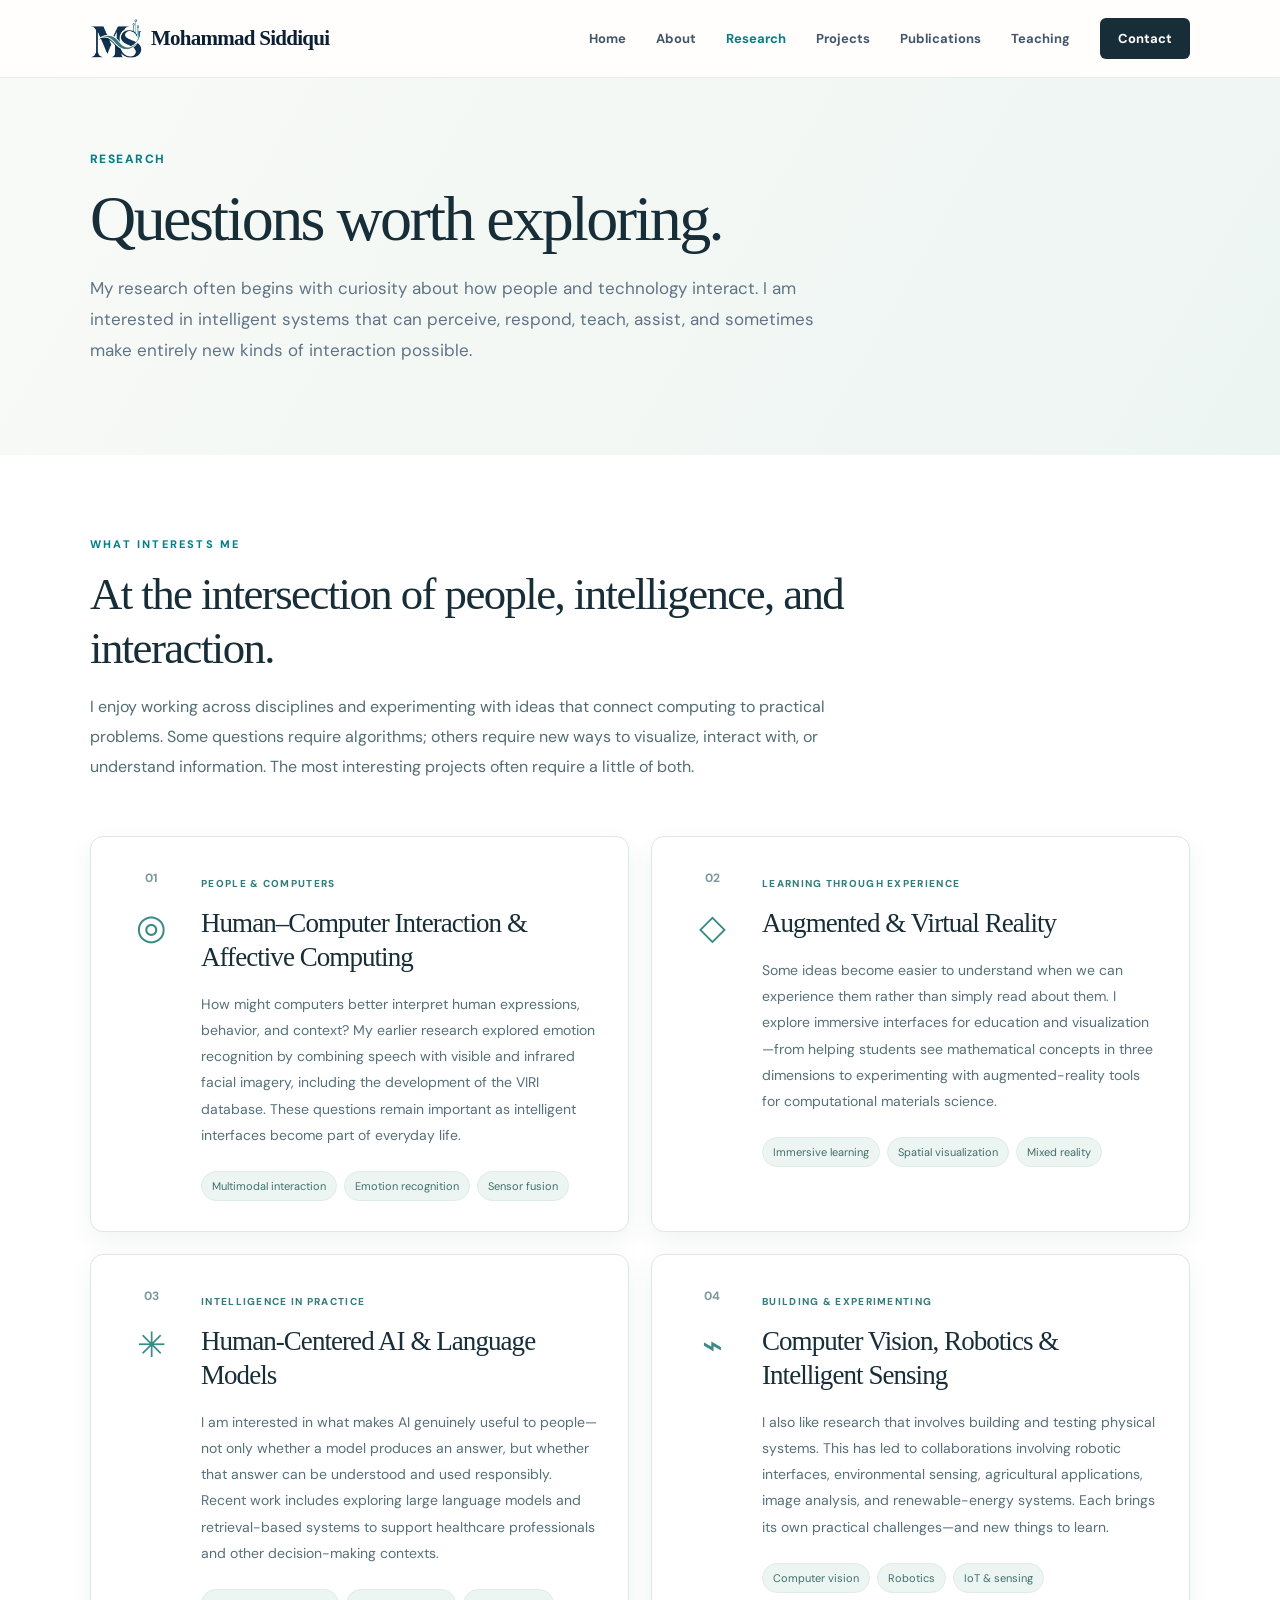
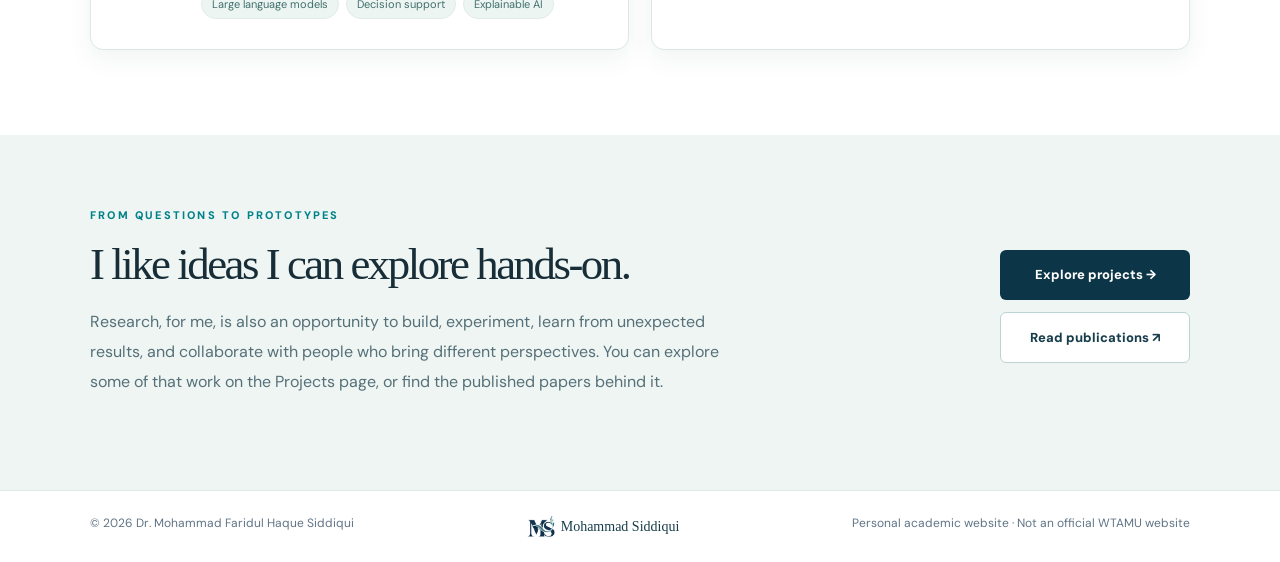
<file: research.html>
<!DOCTYPE html>
<html lang="en"><head><meta charset="utf-8"/><meta content="width=device-width, initial-scale=1" name="viewport"/><meta content="#09182a" name="theme-color"/><meta content="Explore Mohammad Siddiqui’s research in human-computer interaction, affective computing, multimodal emotion recognition, AR/VR, human-centered AI and intelligent sensing." name="description"/><title>Research | Mohammad Siddiqui — Human-Centered AI &amp; HCI</title><link href="https://fonts.googleapis.com" rel="preconnect"/><link crossorigin="" href="https://fonts.gstatic.com" rel="preconnect"/><link href="https://fonts.googleapis.com/css2?family=DM+Sans:wght@400;500;600;700&amp;family=Manrope:wght@400;500;600;700;800&amp;display=swap" rel="stylesheet"/><link href="style.css" rel="stylesheet"/><link href="favicon.png" rel="icon" type="image/png"/><link href="https://www.faridhaque.com/research.html" rel="canonical"/><meta content="website" property="og:type"/><meta content="Research | Mohammad Siddiqui — Human-Centered AI &amp; HCI" property="og:title"/><meta content="Explore Mohammad Siddiqui’s research in human-computer interaction, affective computing, multimodal emotion recognition, AR/VR, human-centered AI and intelligent sensing." property="og:description"/><meta content="https://www.faridhaque.com/research.html" property="og:url"/></head><body><header class="top"><div class="wrap nav"><a aria-label="Mohammad Siddiqui — Home" class="brand brand-logo" href="index.html"><img alt="" height="48" src="images/ms-monogram.png" width="56"/><span class="brand-name">Mohammad Siddiqui</span></a><button aria-controls="navlinks" aria-expanded="false" aria-label="Toggle navigation" class="menu" id="menu">☰</button><nav aria-label="Main navigation" class="navlinks" id="navlinks"><a class="" href="index.html">Home</a><a class="" href="about.html">About</a><a aria-current="page" class="active" href="research.html">Research</a><a class="" href="projects.html">Projects</a><a class="" href="publications.html">Publications</a><a class="" href="teaching.html">Teaching</a><a class="navcontact" href="contact.html">Contact</a></nav></div></header><main>
<div class="page-intro research-intro">
<div class="wrap">
<div class="breadcrumbs">Research</div>
<h1>Questions worth exploring.</h1>
<p>My research often begins with curiosity about how people and technology interact. I am interested in intelligent systems that can perceive, respond, teach, assist, and sometimes make entirely new kinds of interaction possible.</p>
</div>
</div>
<section class="section research-overview">
<div class="wrap">
<div class="research-preface">
<span class="overline">What interests me</span>
<h2>At the intersection of people, intelligence, and interaction.</h2>
<p>I enjoy working across disciplines and experimenting with ideas that connect computing to practical problems. Some questions require algorithms; others require new ways to visualize, interact with, or understand information. The most interesting projects often require a little of both.</p>
</div>
<div class="research-themes">
<article class="theme">
<div class="theme-side"><span class="theme-index">01</span><div aria-hidden="true" class="theme-symbol">◎</div></div>
<div class="theme-main">
<span class="theme-kicker">PEOPLE &amp; COMPUTERS</span>
<h3>Human–Computer Interaction &amp; Affective Computing</h3>
<p>How might computers better interpret human expressions, behavior, and context? My earlier research explored emotion recognition by combining speech with visible and infrared facial imagery, including the development of the VIRI database. These questions remain important as intelligent interfaces become part of everyday life.</p>
<div class="theme-topics"><span>Multimodal interaction</span><span>Emotion recognition</span><span>Sensor fusion</span></div>
</div>
</article>
<article class="theme">
<div class="theme-side"><span class="theme-index">02</span><div aria-hidden="true" class="theme-symbol">◇</div></div>
<div class="theme-main">
<span class="theme-kicker">LEARNING THROUGH EXPERIENCE</span>
<h3>Augmented &amp; Virtual Reality</h3>
<p>Some ideas become easier to understand when we can experience them rather than simply read about them. I explore immersive interfaces for education and visualization—from helping students see mathematical concepts in three dimensions to experimenting with augmented-reality tools for computational materials science.</p>
<div class="theme-topics"><span>Immersive learning</span><span>Spatial visualization</span><span>Mixed reality</span></div>
</div>
</article>
<article class="theme">
<div class="theme-side"><span class="theme-index">03</span><div aria-hidden="true" class="theme-symbol">✳</div></div>
<div class="theme-main">
<span class="theme-kicker">INTELLIGENCE IN PRACTICE</span>
<h3>Human-Centered AI &amp; Language Models</h3>
<p>I am interested in what makes AI genuinely useful to people—not only whether a model produces an answer, but whether that answer can be understood and used responsibly. Recent work includes exploring large language models and retrieval-based systems to support healthcare professionals and other decision-making contexts.</p>
<div class="theme-topics"><span>Large language models</span><span>Decision support</span><span>Explainable AI</span></div>
</div>
</article>
<article class="theme">
<div class="theme-side"><span class="theme-index">04</span><div aria-hidden="true" class="theme-symbol">⌁</div></div>
<div class="theme-main">
<span class="theme-kicker">BUILDING &amp; EXPERIMENTING</span>
<h3>Computer Vision, Robotics &amp; Intelligent Sensing</h3>
<p>I also like research that involves building and testing physical systems. This has led to collaborations involving robotic interfaces, environmental sensing, agricultural applications, image analysis, and renewable-energy systems. Each brings its own practical challenges—and new things to learn.</p>
<div class="theme-topics"><span>Computer vision</span><span>Robotics</span><span>IoT &amp; sensing</span></div>
</div>
</article>
</div>
</div>
</section>
<section class="research-outro">
<div class="wrap research-outro-grid">
<div>
<span class="overline">From questions to prototypes</span>
<h2>I like ideas I can explore hands-on.</h2>
<p>Research, for me, is also an opportunity to build, experiment, learn from unexpected results, and collaborate with people who bring different perspectives. You can explore some of that work on the Projects page, or find the published papers behind it.</p>
</div>
<div class="research-actions">
<a class="btn primary" href="projects.html">Explore projects →</a>
<a class="btn secondary" href="publications.html">Read publications ↗</a>
</div>
</div>
</section>
</main><div class="mini-footer"><div class="wrap"><span>© <span id="year"></span> Dr. Mohammad Faridul Haque Siddiqui</span><a class="footer-logo" href="index.html"><img alt="" height="27" src="images/ms-monogram.png" width="31"/>Mohammad Siddiqui</a><span>Personal academic website · Not an official WTAMU website</span></div></div><script src="script.js"></script></body></html>
</file>
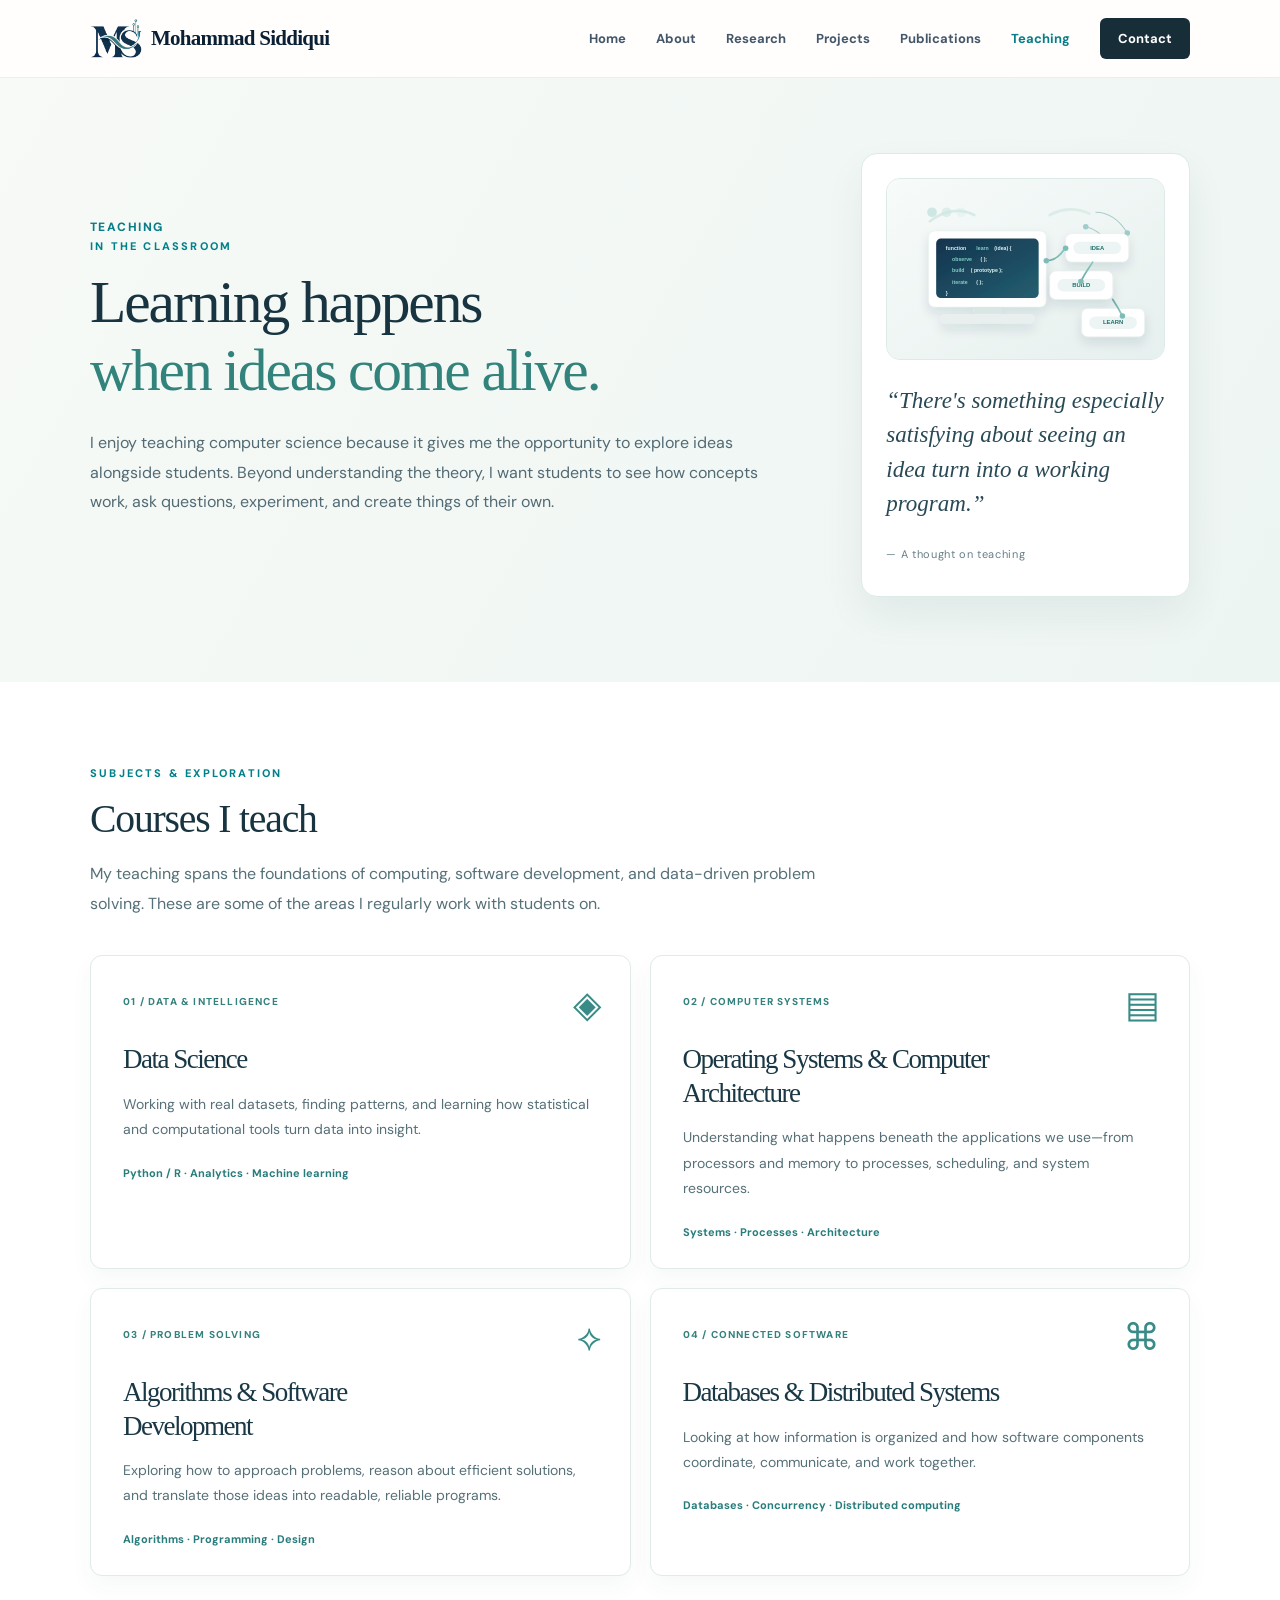
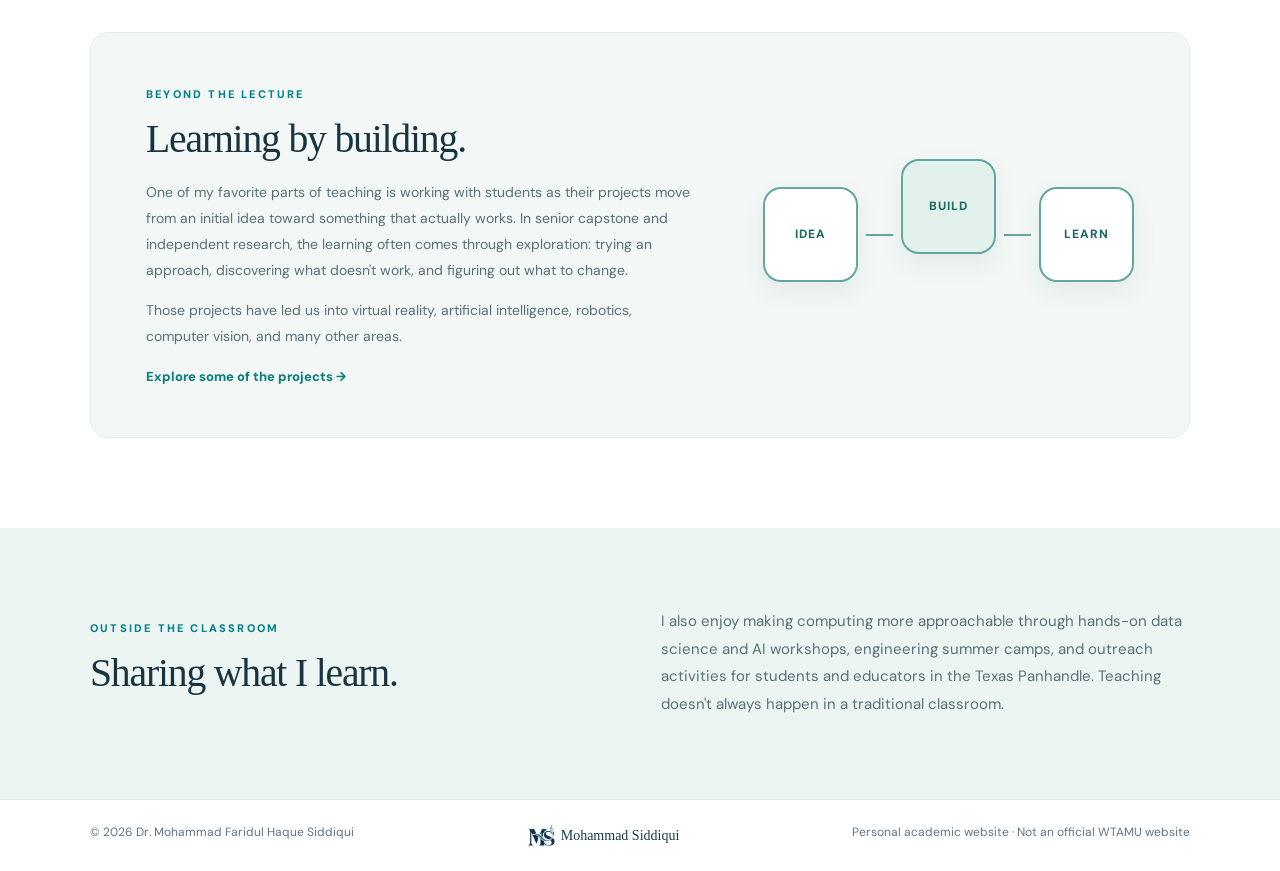
<file: teaching.html>
<!DOCTYPE html>
<html lang="en"><head><meta charset="utf-8"/><meta content="width=device-width, initial-scale=1" name="viewport"/><meta content="#09182a" name="theme-color"/><meta content="Learn about Mohammad Siddiqui’s teaching in data science, algorithms, operating systems, computer architecture, software development and hands-on student projects." name="description"/><title>Teaching | Mohammad Siddiqui — Computer Science at WTAMU</title><link href="https://fonts.googleapis.com" rel="preconnect"/><link crossorigin="" href="https://fonts.gstatic.com" rel="preconnect"/><link href="https://fonts.googleapis.com/css2?family=DM+Sans:wght@400;500;600;700&amp;family=Manrope:wght@400;500;600;700;800&amp;display=swap" rel="stylesheet"/><link href="style.css" rel="stylesheet"/><link href="favicon.png" rel="icon" type="image/png"/><link href="https://www.faridhaque.com/teaching.html" rel="canonical"/><meta content="website" property="og:type"/><meta content="Teaching | Mohammad Siddiqui — Computer Science at WTAMU" property="og:title"/><meta content="Learn about Mohammad Siddiqui’s teaching in data science, algorithms, operating systems, computer architecture, software development and hands-on student projects." property="og:description"/><meta content="https://www.faridhaque.com/teaching.html" property="og:url"/></head><body><header class="top"><div class="wrap nav"><a aria-label="Mohammad Siddiqui — Home" class="brand brand-logo" href="index.html"><img alt="" height="48" src="images/ms-monogram.png" width="56"/><span class="brand-name">Mohammad Siddiqui</span></a><button aria-controls="navlinks" aria-expanded="false" aria-label="Toggle navigation" class="menu" id="menu">☰</button><nav aria-label="Main navigation" class="navlinks" id="navlinks"><a class="" href="index.html">Home</a><a class="" href="about.html">About</a><a class="" href="research.html">Research</a><a class="" href="projects.html">Projects</a><a class="" href="publications.html">Publications</a><a aria-current="page" class="active" href="teaching.html">Teaching</a><a class="navcontact" href="contact.html">Contact</a></nav></div></header><main>
<section class="teach-hero"><div class="wrap teach-hero-grid"><div><div class="breadcrumbs">Teaching</div><div class="overline">IN THE CLASSROOM</div><h1>Learning happens<br/><em>when ideas come alive.</em></h1><p>I enjoy teaching computer science because it gives me the opportunity to explore ideas alongside students. Beyond understanding the theory, I want students to see how concepts work, ask questions, experiment, and create things of their own.</p></div><aside class="teach-aside teach-aside-visual"><figure class="teach-hero-illustration"><img alt="Illustration of a laptop with code and connected cards labeled idea, build, and learn" loading="lazy" src="images/teaching-illustration.svg"/></figure><p>“There's something especially satisfying about seeing an idea turn into a working program.”</p><span>— A thought on teaching</span></aside></div></section>
<section class="teach-content"><div class="wrap"><div class="teach-section-title"><div><span class="overline">SUBJECTS &amp; EXPLORATION</span><h2>Courses I teach</h2><p>My teaching spans the foundations of computing, software development, and data-driven problem solving. These are some of the areas I regularly work with students on.</p></div></div>
<div class="teach-course-grid">
<article class="teach-course"><span class="teach-num">01 / DATA &amp; INTELLIGENCE</span><div class="teach-icon">◈</div><h3>Data Science</h3><p>Working with real datasets, finding patterns, and learning how statistical and computational tools turn data into insight.</p><div class="teach-keywords">Python / R · Analytics · Machine learning</div></article>
<article class="teach-course"><span class="teach-num">02 / COMPUTER SYSTEMS</span><div class="teach-icon">▤</div><h3>Operating Systems &amp; Computer Architecture</h3><p>Understanding what happens beneath the applications we use—from processors and memory to processes, scheduling, and system resources.</p><div class="teach-keywords">Systems · Processes · Architecture</div></article>
<article class="teach-course"><span class="teach-num">03 / PROBLEM SOLVING</span><div class="teach-icon">⟡</div><h3>Algorithms &amp; Software Development</h3><p>Exploring how to approach problems, reason about efficient solutions, and translate those ideas into readable, reliable programs.</p><div class="teach-keywords">Algorithms · Programming · Design</div></article>
<article class="teach-course"><span class="teach-num">04 / CONNECTED SOFTWARE</span><div class="teach-icon">⌘</div><h3>Databases &amp; Distributed Systems</h3><p>Looking at how information is organized and how software components coordinate, communicate, and work together.</p><div class="teach-keywords">Databases · Concurrency · Distributed computing</div></article>
</div>
<div class="teach-feature"><div><span class="overline">BEYOND THE LECTURE</span><h2>Learning by building.</h2><p>One of my favorite parts of teaching is working with students as their projects move from an initial idea toward something that actually works. In senior capstone and independent research, the learning often comes through exploration: trying an approach, discovering what doesn't work, and figuring out what to change.</p><p>Those projects have led us into virtual reality, artificial intelligence, robotics, computer vision, and many other areas.</p><a class="teach-inline-link" href="projects.html">Explore some of the projects →</a></div><div aria-label="Decorative illustration of ideas growing into connected software components" class="teach-feature-art"><div class="teach-shape one">IDEA</div><div class="teach-line"></div><div class="teach-shape two">BUILD</div><div class="teach-line"></div><div class="teach-shape three">LEARN</div></div></div>
</div></section>
<section class="teach-bottom"><div class="wrap teach-bottom-grid"><div><span class="overline">OUTSIDE THE CLASSROOM</span><h2>Sharing what I learn.</h2></div><p>I also enjoy making computing more approachable through hands-on data science and AI workshops, engineering summer camps, and outreach activities for students and educators in the Texas Panhandle. Teaching doesn't always happen in a traditional classroom.</p></div></section>
</main><div class="mini-footer"><div class="wrap"><span>© <span id="year"></span> Dr. Mohammad Faridul Haque Siddiqui</span><a class="footer-logo" href="index.html"><img alt="" height="27" src="images/ms-monogram.png" width="31"/>Mohammad Siddiqui</a><span>Personal academic website · Not an official WTAMU website</span></div></div><script src="script.js"></script></body></html>
</file>
<file: style.css>
:root{--ink:#0b2034;--muted:#607486;--blue:#0d6d80;--teal:#35c8bd;--cream:#f7f8f6;--line:#dfebed;--dark:#081a2c}*{box-sizing:border-box}html{scroll-behavior:smooth}body{margin:0;font-family:'DM Sans',Arial,sans-serif;color:var(--ink);background:#fff;line-height:1.65}a{color:inherit;text-decoration:none}button{font:inherit}button,a{ -webkit-tap-highlight-color:transparent}a:focus-visible,button:focus-visible{outline:3px solid #52d7d0;outline-offset:4px}.wrap{max-width:1160px;margin:auto;padding-left:30px;padding-right:30px}.top{height:78px;position:sticky;top:0;z-index:10;background:#fffefcf5;backdrop-filter:blur(16px);border-bottom:1px solid #e9eff0}.nav{height:100%;display:flex;justify-content:space-between;align-items:center;gap:20px}.brand{font-family:Manrope,sans-serif;font-size:17px;font-weight:800;letter-spacing:-.04em}.brand span{color:var(--blue)}.navlinks{display:flex;gap:30px;align-items:center}.navlinks>a{font-size:13px;font-weight:700;color:#44576a}.navlinks>a:hover{color:var(--blue)}.navlinks .navcontact{padding:10px 18px;color:#fff;background:var(--ink);border-radius:6px}.menu{display:none;background:none;border:0;font-size:25px;cursor:pointer}.hero{overflow:hidden;background:radial-gradient(circle at 77% 55%,#ecf8f6 0,#f9fcfa 35%,#f8faf8 68%);padding:105px 0 110px}.hero-grid{display:grid;grid-template-columns:1.15fr .85fr;align-items:center;gap:65px}.eyebrow{display:flex;align-items:center;gap:11px;letter-spacing:.14em;text-transform:uppercase;font-weight:800;color:#08788a;font-size:11px}.eyebrow:before{content:"";width:28px;height:2px;background:var(--teal)}h1,h2,h3{font-family:Manrope,Arial,sans-serif;letter-spacing:-.055em;line-height:1.16}h1{font-size:clamp(44px,5.1vw,72px);margin:25px 0 19px;font-weight:800}h1 em{font-style:normal;color:#087d88}.lead{font-size:18px;max-width:530px;color:#50687a;line-height:1.85}.role{font-weight:800;font-size:14px;color:#122e40;letter-spacing:.005em}.role span{color:#96a5aa;margin:0 8px}.actions{display:flex;flex-wrap:wrap;gap:12px;margin-top:30px}.btn{display:inline-flex;align-items:center;justify-content:center;gap:9px;padding:14px 23px;border-radius:6px;font-weight:800;font-size:13px;transition:.2s}.btn.primary{background:#0c3647;color:white}.btn.primary:hover{background:#087989;transform:translateY(-2px)}.btn.secondary{border:1px solid #bdd3d5;color:#173d4b;background:#fff}.btn.secondary:hover{background:#e8f5f3}.social{display:flex;gap:20px;margin-top:34px;font-size:13px;font-weight:800;color:#597484}.social a:hover{color:#007d85}.visual{position:relative;max-width:470px;aspect-ratio:1;display:grid;place-items:center}.visual:before{content:"";position:absolute;width:83%;height:83%;border-radius:50%;border:1px solid #bddcdb;box-shadow:0 0 0 40px #ffffff66,0 0 0 82px #e2f1ef65}.orb{position:relative;width:82%;height:82%;border-radius:50%;overflow:hidden;background:radial-gradient(circle at 27% 18%,#36788a,#153b59 52%,#071b32 89%);box-shadow:0 40px 80px #0c476631}.orb svg{width:100%;height:100%}.mini{position:absolute;padding:11px 17px;border-radius:9px;background:#ffffffed;box-shadow:0 12px 37px #17465c1a;font-size:12px;font-weight:800;color:#285366;border:1px solid #dcebea}.mini.one{top:14%;right:-4%}.mini.two{bottom:19%;left:-9%}.small-dot{display:inline-block;width:7px;height:7px;border-radius:50%;background:#00bdb5;margin-right:7px}.stats{background:#0a2337;color:white}.statsrow{display:grid;grid-template-columns:repeat(4,1fr);padding-top:32px;padding-bottom:32px}.stat{padding:10px 24px;border-right:1px solid #ffffff25}.stat:first-child{padding-left:0}.stat:last-child{border:none}.stat strong{font-family:Manrope;font-size:28px;letter-spacing:-.06em;display:block}.stat small{color:#b5d0d8;font-size:12px}.section{padding:105px 0}.alt{background:#f6f9f8}.sec-top{display:flex;justify-content:space-between;align-items:end;gap:25px;margin-bottom:40px}.overline{text-transform:uppercase;color:#00818a;letter-spacing:.2em;font-size:11px;font-weight:800}h2{font-size:clamp(31px,3.5vw,47px);margin:12px 0 14px}.sec-top p{color:var(--muted);max-width:450px;font-size:15px}.grid3{display:grid;grid-template-columns:repeat(3,1fr);gap:20px}.research-card{border:1px solid #dce9e9;border-radius:12px;background:white;padding:31px;min-height:255px;transition:.25s}.research-card:hover{transform:translateY(-5px);box-shadow:0 18px 40px #113d5515}.number{color:#09a49d;font-size:12px;font-weight:800}.research-card h3{font-size:21px;margin:26px 0 12px}.research-card p,.project p,.pub p{color:var(--muted);font-size:14px}.project-grid{display:grid;grid-template-columns:repeat(2,1fr);gap:22px}.project{border:1px solid #dbe8e7;border-radius:12px;overflow:hidden;background:white}.project-art{height:190px;position:relative;overflow:hidden;background:#0b3145;display:grid;place-items:center}.project-art svg{width:100%;height:100%;display:block}.project-body{padding:26px}.tag{font-size:10px;font-weight:800;text-transform:uppercase;letter-spacing:.13em;color:#05868a}.project h3{font-size:21px;margin:10px 0}.feature-line{margin-top:14px;font-size:12px;color:#0c7780;font-weight:700}.publication-list{border-top:1px solid var(--line)}.pub{padding:23px 0;border-bottom:1px solid var(--line);display:grid;grid-template-columns:65px 1fr auto;align-items:start;gap:22px}.year{color:#08808c;font-size:12px;font-weight:800}.pub h3{font-size:17px;margin:0 0 8px;line-height:1.5;letter-spacing:-.025em}.pub p{margin:0}.pub a{border:1px solid #cadddc;border-radius:6px;padding:7px 12px;font-size:12px;font-weight:800;color:#126b77}.pub a:hover{background:#e7f5f3}.about{display:grid;grid-template-columns:.9fr 1.1fr;gap:100px;align-items:center}.about-panel{min-height:350px;background:#0b2d40;border-radius:14px;position:relative;padding:40px;display:flex;flex-direction:column;justify-content:space-between;color:white;overflow:hidden}.about-panel:after{content:"";position:absolute;width:270px;height:270px;border:1px solid #4ec8c066;border-radius:50%;right:-45px;bottom:-80px;box-shadow:0 0 0 48px #3cbaa916,0 0 0 98px #47cbbc0d}.about-panel .quote{position:relative;z-index:1;font-size:24px;font-family:Manrope;line-height:1.5;font-weight:700;letter-spacing:-.04em}.about-panel span{z-index:1;color:#96d2d3;font-size:13px}.about-copy p{color:#5c7380}.timeline{margin-top:20px;padding-left:20px;border-left:2px solid #bdd9d9}.timeline p{margin:12px 0;font-size:13px}.timeline strong{color:#173f53}.contact-section{background:#081d30;color:white;text-align:center;padding:85px 20px}.contact-section h2{font-size:42px}.contact-section p{color:#b4ccd5;max-width:580px;margin:0 auto 25px}.contact-section .btn{background:#60d6ca;color:#062939}footer{background:#081d30;color:#95adb7;border-top:1px solid #ffffff1b;padding:21px 0;font-size:12px}footer .wrap{display:flex;justify-content:space-between;gap:15px;flex-wrap:wrap}.reveal{opacity:0;transform:translateY(14px);transition:opacity .7s,transform .7s}.reveal.visible{opacity:1;transform:translateY(0)}@media(max-width:850px){.hero-grid,.about{grid-template-columns:1fr;gap:45px}.visual{max-width:390px;margin:auto}.hero{padding:65px 0}.grid3{grid-template-columns:repeat(2,1fr)}.statsrow{grid-template-columns:repeat(2,1fr);gap:15px}.stat:nth-child(2){border:0}.about{gap:28px}}@media(max-width:620px){.wrap{padding-left:21px;padding-right:21px}.top{height:67px}.menu{display:block}.navlinks{display:none;position:absolute;top:67px;left:0;right:0;background:white;padding:16px 21px 25px;box-shadow:0 18px 30px #152d3c20;flex-direction:column;align-items:stretch;gap:15px}.navlinks.open{display:flex}.hero{padding:55px 0 70px}.hero-grid{gap:27px}h1{font-size:43px}.lead{font-size:16px}.visual{max-width:300px}.mini.one{right:-2%}.mini.two{left:0}.statsrow{padding-top:19px;padding-bottom:19px}.stat{padding:8px 10px}.stat strong{font-size:23px}.section{padding:66px 0}.sec-top{display:block}.grid3,.project-grid{grid-template-columns:1fr}.research-card{min-height:unset}.pub{grid-template-columns:1fr;gap:7px}.pub a{justify-self:start}.about-panel{min-height:295px}.contact-section h2{font-size:34px}}@media(prefers-reduced-motion:reduce){html{scroll-behavior:auto}.reveal{opacity:1;transform:none;transition:none}}

/* Multi-page navigation and page layouts */
.navlinks a.active{color:#087d88} .page-intro{padding:65px 0 35px;background:#f7fbfa}.page-intro h1{font-size:clamp(39px,4.5vw,60px);margin:12px 0 15px}.page-intro p{max-width:730px;color:#607486;font-size:17px}.section{padding:58px 0 85px}.hero{min-height:calc(100vh - 158px);display:flex;align-items:center;padding:65px 0}.reveal{opacity:1;transform:none}.simple-card{background:#fff;border:1px solid #dce9e9;border-radius:12px;padding:30px}.simple-card h3{margin-top:0}.simple-card p{color:#607486}.simple-grid{display:grid;grid-template-columns:repeat(2,1fr);gap:20px}.breadcrumbs{font-size:12px;letter-spacing:.12em;text-transform:uppercase;color:#087d88;font-weight:800}.mini-footer{border-top:1px solid #e0e9ea;padding:23px 0;font-size:12px;color:#607486}.mini-footer .wrap{display:flex;justify-content:space-between;gap:15px;flex-wrap:wrap}.content-links{display:flex;flex-wrap:wrap;gap:12px;margin-top:28px}@media(max-width:650px){.simple-grid{grid-template-columns:1fr}.hero{min-height:unset}.page-intro{padding:45px 0 25px}}
/* V3: warm, photographic, genuinely personal tone */
:root{--ink:#172d37;--blue:#2f777a;--teal:#6daba7}
.hero{background:#f8f9f6;min-height:calc(100vh - 145px);padding:48px 0}
.hero-grid{grid-template-columns:1.12fr .88fr;gap:80px}
.hero h1{font-size:clamp(39px,4.3vw,61px);letter-spacing:-.06em;line-height:1.22}
.hero h1 em{font-style:normal;color:#377e7d;font-size:.80em}
.hero .role{font-weight:600;color:#506873}
.hero .lead{font-size:17px;line-height:1.8;color:#566b71}
.portrait-frame{position:relative;margin:0;max-width:430px;justify-self:end;width:100%;padding:11px 11px 0;background:#fff;border:1px solid #e1e8e5;box-shadow:0 24px 65px #1e41451d;transform:rotate(1.2deg)}
.portrait-frame img{display:block;width:100%;height:min(57vh,510px);object-fit:cover;object-position:center 23%}
.portrait-frame figcaption{font-size:11px;color:#67818a;padding:12px 6px;text-align:right;letter-spacing:.035em}
.hero .actions .primary{background:#255d62}
.content-links{align-items:center;gap:24px;margin-top:0}
.content-links a{color:#306e70;font-size:13px;font-weight:700}
.home-hint{color:#71868a;font-size:13px;margin-right:10px}
.about-photo{margin:0;background:white;border:1px solid #e1e7e5;padding:12px;box-shadow:0 18px 50px #164b4b17}
.about-photo img{display:block;width:100%;max-height:470px;object-fit:cover;object-position:top}
.about-photo figcaption{font-size:12px;color:#637b7d;padding:12px 8px 4px}
.contact-photo{max-width:138px;margin:0 auto 24px;border-radius:50%;overflow:hidden;aspect-ratio:1;border:4px solid #d4e9e6}
.contact-photo img{width:100%;height:100%;object-fit:cover;object-position:center 21%}
@media(max-width:850px){.hero-grid{gap:32px}.portrait-frame{justify-self:center;max-width:345px}.portrait-frame img{height:390px}.hero{min-height:unset}}
@media(max-width:620px){.hero{padding:36px 0 48px}.hero h1{font-size:42px}.portrait-frame{max-width:320px}.portrait-frame img{height:345px}.content-links{gap:14px}.home-hint{width:100%}}

/* Personal identity / approved MS logo */
.brand-logo{display:inline-flex;align-items:center;gap:9px;white-space:nowrap;letter-spacing:0;color:#0b2034}
.brand-logo img{width:52px;height:44px;object-fit:contain;flex-shrink:0}
.brand-logo .brand-name{color:#0b2034;font-family:Georgia,'Times New Roman',serif;font-size:21px;font-weight:600;letter-spacing:-.035em}
.footer-logo{display:inline-flex;align-items:center;gap:6px;font-family:Georgia,'Times New Roman',serif;font-size:14px;color:#173d4b}
.footer-logo img{width:28px;height:25px;object-fit:contain}
@media(max-width:1050px){.navlinks{gap:16px}.brand-logo .brand-name{font-size:18px}.brand-logo img{width:43px;height:38px}}
@media(max-width:650px){.brand-logo .brand-name{font-size:18px}.brand-logo img{width:40px;height:36px}.mini-footer .wrap{align-items:center}}

/* About page: readable long-form introduction */
.about{align-items:start;gap:64px}.about-copy{max-width:690px}.about-copy p{font-size:15px;line-height:1.88;margin:0 0 19px}.about-copy strong{color:#19394b}.about-photo{position:sticky;top:112px;border-radius:10px;overflow:hidden}.about-photo img{max-height:530px}.about-copy h2{font-size:clamp(27px,3vw,38px);margin-bottom:24px}@media(max-width:850px){.about-photo{position:static;max-width:460px}.about{gap:34px}}

/* V7 — warmer, more intentional single-screen homepage */
.hero{min-height:calc(100svh - 156px);padding:32px 0 42px;background:radial-gradient(ellipse at 87% 45%, #e7f0ed 0%, #f8f9f6 52%, #fbfbf8 100%)}
.hero-grid{grid-template-columns:minmax(0,1.15fr) minmax(310px,.85fr);gap:clamp(36px,6vw,85px)}
.hero h1{font-family:Georgia,'Times New Roman',serif;letter-spacing:-.045em;font-weight:500;font-size:clamp(42px,4.5vw,65px);line-height:1.14;margin:22px 0 22px}
.hero h1 .hello-name{color:#1c4b55}
.hero h1 em{display:inline-block;font-family:Georgia,'Times New Roman',serif;color:#3e7e78;font-size:.81em;font-weight:400;font-style:italic;letter-spacing:-.025em;margin-top:7px}
.hero .role{color:#475c67;line-height:1.7;font-size:13.5px;margin-bottom:18px}
.hero .lead{font-size:16px;line-height:1.86;max-width:560px;margin:0;color:#475d63}
.home-personal-note{margin:19px 0 0;color:#647879;font-size:15px;line-height:1.7;border-left:2px solid #8cbab2;padding-left:15px}
.home-personal-note em{font-family:Georgia,serif;color:#306d6b}
.hero .actions{margin-top:27px}
.hero .social{margin-top:25px;font-weight:600;font-size:12px}
.portrait-frame{transform:none;border-radius:10px;overflow:hidden;box-shadow:0 25px 65px #183b3f1c;max-width:410px;padding:9px 9px 0}
.portrait-frame img{height:min(55vh,490px);border-radius:5px;object-position:center 23%}
@media(max-width:850px){.hero-grid{grid-template-columns:1fr;gap:28px}.hero{padding:50px 0}.portrait-frame{justify-self:start;width:min(100%,390px)}.portrait-frame img{height:400px}}
@media(max-width:620px){.hero{padding:35px 0 48px}.hero h1{font-size:clamp(39px,9.5vw,53px)}.hero .lead{font-size:15px}.portrait-frame{justify-self:center}.portrait-frame img{height:350px}.hero .social{flex-wrap:wrap;gap:12px 20px}}


/* V8 — editorial research page */
.research-intro {background:linear-gradient(120deg,#f8faf7 0%,#edf5f2 100%);padding:72px 0 72px}
.research-intro h1 {font-family:Georgia,'Times New Roman',serif;font-weight:500;letter-spacing:-.04em;font-size:clamp(43px,5vw,66px)}
.research-intro p {max-width:770px;line-height:1.82;font-size:17px}
.research-overview {padding-top:75px}
.research-preface {max-width:820px;margin-bottom:54px}
.research-preface h2 {font-family:Georgia,'Times New Roman',serif;font-weight:500;letter-spacing:-.035em;max-width:780px;line-height:1.2}
.research-preface p {font-size:16px;color:#526d73;max-width:740px;line-height:1.88}
.research-themes {display:grid;grid-template-columns:1fr 1fr;gap:22px}
.theme {display:grid;grid-template-columns:62px 1fr;gap:19px;padding:32px 29px 30px;border:1px solid #dbe8e5;border-radius:13px;background:white;box-shadow:0 9px 24px #1c4e4510}
.theme-side {display:flex;flex-direction:column;align-items:center;gap:21px}
.theme-index {font-size:12px;color:#7b989b;font-weight:700}
.theme-symbol {font-family:Georgia,serif;font-size:35px;line-height:1;color:#398b86}
.theme-kicker {font-size:10px;letter-spacing:.13em;font-weight:800;color:#327c7d}
.theme h3 {font-family:Georgia,'Times New Roman',serif;font-weight:500;font-size:27px;letter-spacing:-.035em;line-height:1.25;margin:12px 0 16px}
.theme p {color:#567079;font-size:14px;line-height:1.87;margin:0}
.theme-topics {display:flex;gap:7px;flex-wrap:wrap;margin-top:23px}
.theme-topics span {background:#edf5f2;border:1px solid #e0ece8;color:#406f6d;border-radius:30px;font-size:11px;padding:5px 10px}
.research-outro {background:#eef5f2;padding:66px 0 78px}
.research-outro-grid {display:flex;align-items:center;justify-content:space-between;gap:55px}
.research-outro h2 {font-family:Georgia,'Times New Roman',serif;font-weight:500;max-width:560px}
.research-outro p {max-width:630px;color:#567079;line-height:1.85}
.research-actions {display:flex;flex-direction:column;gap:12px;min-width:190px}
@media(max-width:850px){.research-themes{grid-template-columns:1fr}.research-outro-grid{align-items:start;flex-direction:column;gap:18px}.research-actions{flex-direction:row;flex-wrap:wrap}}
@media(max-width:620px){.research-intro{padding:47px 0}.research-overview{padding-top:52px}.research-preface{margin-bottom:35px}.theme{grid-template-columns:43px 1fr;padding:24px 20px;gap:12px}.theme h3{font-size:24px}.theme-symbol{font-size:27px}.research-actions{flex-direction:column;width:100%}}

/* V9 projects editorial page */
.projects-intro{background:linear-gradient(112deg,#f8faf7,#eef5f2);padding:62px 0 70px}
.projects-intro h1{font-family:Georgia,'Times New Roman',serif;font-weight:500;font-size:clamp(46px,5vw,68px);letter-spacing:-.04em}
.projects-intro p{max-width:740px;line-height:1.85}
.projects-editorial{background:#fbfcfa;padding:70px 0 85px}
.projects-heading{display:flex;align-items:end;justify-content:space-between;gap:36px;margin-bottom:34px}
.projects-heading h2{font-family:Georgia,'Times New Roman',serif;font-weight:500;letter-spacing:-.035em;margin:9px 0 0}
.projects-heading p{max-width:425px;line-height:1.8;color:#60747a;margin:0}
.project-editorial-grid{display:grid;grid-template-columns:repeat(3,minmax(0,1fr));gap:24px}
.project-editorial{border:1px solid #dce8e4;border-radius:13px;overflow:hidden;background:#fff;box-shadow:0 12px 32px rgba(8,38,50,.06);display:flex;flex-direction:column}
.project-visual{position:relative;height:172px;background:#102f45;overflow:hidden}
.project-visual .project-art{height:100%;border-radius:0;overflow:hidden}
.project-visual svg{height:100%;width:100%;display:block;object-fit:cover}
.project-num{position:absolute;z-index:2;top:14px;left:16px;font-size:11px;letter-spacing:.12em;color:white;background:#0b263a9c;padding:5px 8px;border-radius:5px}
.project-content{padding:24px 24px 23px;display:flex;flex-direction:column;flex:1}
.project-overline{color:#318080;font-size:10px;letter-spacing:.14em;font-weight:800;text-transform:uppercase}
.project-content h2{font-family:Georgia,'Times New Roman',serif;font-weight:500;font-size:24px;line-height:1.25;letter-spacing:-.03em;margin:11px 0 13px}
.project-content p{font-size:13.5px;line-height:1.85;color:#516d75;margin:0 0 20px;flex:1}
.project-role{padding-top:14px;border-top:1px solid #e3edeb;color:#698587;font-size:11px;font-weight:600}
.art-terratek{position:relative;background:linear-gradient(130deg,#144350,#2c837a)}
.art-calculus{position:relative;background:linear-gradient(135deg,#102a54,#417b95)}
.illustration-circle{position:absolute;left:42%;top:13%;height:120px;width:120px;border:1px solid #99f0d9;border-radius:50%;opacity:.55}
.illustration-hill{position:absolute;bottom:-60px;left:-10%;width:120%;height:145px;border:2px solid #93e6c8;border-radius:50%}
.illustration-drop{position:absolute;top:36px;right:30%;font-size:46px;color:#c0ffdf}
.illustration-orbit{position:absolute;top:5px;left:39%;font-size:134px;font-family:Georgia,serif;color:#97e9de;opacity:.6;line-height:1}
.illustration-curve{position:absolute;top:30px;left:30%;font-size:130px;color:white;opacity:.7;line-height:1}
.illustration-caption{position:absolute;bottom:19px;left:19px;color:#d5f5ec;font-size:10px;letter-spacing:.18em}
.projects-note{background:#edf5f2;padding:25px 30px;border-radius:12px;margin-top:30px}
.projects-note p{max-width:850px;color:#526d73;line-height:1.8;margin:8px 0 10px}
.projects-note a{color:#1f6368;font-size:13px;font-weight:700;text-decoration:none}
@media(max-width:960px){.project-editorial-grid{grid-template-columns:repeat(2,minmax(0,1fr))}}
@media(max-width:640px){.project-editorial-grid{grid-template-columns:1fr}.projects-heading{display:block}.projects-heading p{margin-top:15px}.projects-intro{padding:42px 0}.projects-editorial{padding:45px 0}.project-visual{height:190px}}

.project-art img{display:block;width:100%;height:100%;object-fit:cover}

/* Publications */
.bib-intro{background:linear-gradient(115deg,#f6faf7,#eaf4f0);padding:72px 0 65px}.bib-intro h1{font-family:Georgia,serif;font-size:clamp(44px,5vw,69px);font-weight:500;letter-spacing:-.04em}.bib-intro p{max-width:760px;font-size:17px;line-height:1.8}.bib-scholar{display:inline-flex;margin-top:15px;padding:11px 18px;border-radius:6px;background:#133e4b;color:white;font-weight:700;font-size:13px}.bib-section{padding:65px 0 90px}.bib-heading{display:flex;justify-content:space-between;gap:42px;align-items:end;margin-bottom:34px}.bib-heading h2{font-family:Georgia,serif;letter-spacing:-.03em;font-weight:500;margin:10px 0 0}.bib-heading>p{max-width:460px;color:#607486;font-size:15px}.bib-controls{padding:21px;background:#f5faf8;border:1px solid #dceae7;border-radius:12px;margin-bottom:18px}.bib-search-label{display:block;font-size:12px;font-weight:800;letter-spacing:.05em;color:#32656a;margin-bottom:9px}.bib-controls input{width:100%;border:1px solid #ccdfdd;background:white;border-radius:8px;padding:14px 16px;font:inherit;font-size:15px;color:#132e3b;outline-offset:3px}.bib-filters{display:flex;flex-wrap:wrap;gap:9px;margin-top:16px}.bib-filter{border:1px solid #d4e3e0;background:white;color:#43626a;border-radius:30px;padding:9px 14px;font-size:12px;font-weight:700;cursor:pointer}.bib-filter.selected{background:#174d57;border-color:#174d57;color:white}.bib-count{display:block;margin-top:14px;color:#677d83;font-size:12px}.bib-list{display:grid;gap:14px}.bib-item{background:#fff;border:1px solid #e0eae9;border-radius:11px;padding:26px 30px;box-shadow:0 6px 19px #173e4910}.bib-top{display:flex;align-items:center;gap:12px}.bib-year{font-size:12px;letter-spacing:.04em;font-weight:800;color:#167d7c}.bib-type{font-size:11px;color:#557174;background:#edf6f3;border-radius:30px;padding:3px 9px}.bib-item h2{font-family:Georgia,serif;font-size:23px;letter-spacing:-.022em;font-weight:500;line-height:1.3;margin:12px 0}.bib-authors{font-size:13px;color:#415e6a;line-height:1.7;margin:0 0 5px}.bib-venue{font-size:13px;color:#71868d;font-style:italic;margin:0 0 12px}.bib-link{font-size:12px;color:#087b80;font-weight:800}.bib-link:hover{text-decoration:underline}.bib-empty{padding:34px;text-align:center;border:1px dashed #a5c4c1;border-radius:10px;color:#577477}.bib-note{margin-top:25px;font-size:13px;line-height:1.8;color:#698087}.bib-note a{color:#087b80;font-weight:700}@media(max-width:720px){.bib-intro{padding:46px 0}.bib-section{padding:42px 0}.bib-heading{display:block}.bib-item{padding:20px}.bib-item h2{font-size:21px}}

.bib-item[hidden]{display:none !important}

/* Teaching editorial page */
.teach-hero{background:linear-gradient(120deg,#f7faf7 0%,#edf5f2 100%);padding:75px 0 85px}.teach-hero-grid{display:grid;grid-template-columns:minmax(0,1.6fr) minmax(250px,.75fr);gap:70px;align-items:center}.teach-hero h1{font:500 clamp(41px,4.65vw,67px)/1.13 Georgia,serif;letter-spacing:-.035em;color:#183440;margin:14px 0 24px}.teach-hero h1 em{color:#31837c;font-weight:400}.teach-hero p{max-width:720px;line-height:1.85;color:#526a74;font-size:16px}.teach-aside{background:white;padding:38px;border:1px solid #dcebe8;border-radius:16px;box-shadow:0 18px 40px #16434611;transform:rotate(1deg)}.teach-aside-icon{color:#278b85;font:600 40px Georgia,serif}.teach-aside p{font:italic 23px/1.5 Georgia,serif;color:#294955;margin:24px 0 18px}.teach-aside span{font-size:11px;letter-spacing:.06em;color:#668087}.teach-content{padding:77px 0 90px}.teach-section-title{max-width:770px;margin-bottom:36px}.teach-section-title h2,.teach-feature h2,.teach-bottom h2{font:500 clamp(30px,3.1vw,43px)/1.2 Georgia,serif;color:#183440;letter-spacing:-.03em;margin:10px 0 15px}.teach-section-title p,.teach-feature p,.teach-bottom p{color:#567078;line-height:1.86}.teach-course-grid{display:grid;grid-template-columns:repeat(2,minmax(0,1fr));gap:19px}.teach-course{position:relative;background:white;border:1px solid #e0eae8;border-radius:12px;padding:31px 32px 27px;min-height:260px;box-shadow:0 10px 23px #1b48500a}.teach-num{font-size:10px;letter-spacing:.12em;font-weight:800;color:#34817d}.teach-icon{position:absolute;right:29px;top:27px;font:37px Georgia,serif;color:#388b86}.teach-course h3{font:500 27px/1.24 Georgia,serif;max-width:330px;margin:30px 0 15px;color:#193744}.teach-course p{font-size:14px;line-height:1.82;color:#567078;margin-bottom:21px}.teach-keywords{font-size:11px;color:#287c7c;font-weight:700}.teach-feature{display:grid;grid-template-columns:1.2fr .8fr;gap:65px;align-items:center;background:#f3f8f6;border:1px solid #e4efeb;border-radius:18px;padding:47px 55px;margin-top:56px}.teach-feature p{font-size:14px}.teach-inline-link{font-size:13px;color:#087f7c;font-weight:800}.teach-feature-art{display:flex;align-items:center;justify-content:center;gap:8px;min-height:220px}.teach-shape{width:95px;height:95px;background:#fff;display:flex;align-items:center;justify-content:center;border:2px solid #65a6a1;border-radius:18px;color:#1c6966;font-weight:800;font-size:12px;letter-spacing:.08em;box-shadow:0 10px 24px #17464514}.teach-shape.two{transform:translateY(-28px);background:#e3f1ec}.teach-line{width:27px;height:2px;background:#65a6a1}.teach-bottom{background:#edf5f2;padding:65px 0}.teach-bottom-grid{display:grid;grid-template-columns:1fr 1.1fr;gap:90px;align-items:center}.teach-bottom p{font-size:15px}@media(max-width:860px){.teach-hero-grid,.teach-feature,.teach-bottom-grid{grid-template-columns:1fr;gap:25px}.teach-aside{max-width:530px}.teach-feature-art{min-height:150px}.teach-feature{padding:35px}.teach-hero{padding:48px 0 60px}}@media(max-width:600px){.teach-course-grid{grid-template-columns:1fr}.teach-course{min-height:auto;padding:26px}.teach-course h3{font-size:24px}.teach-feature-art{transform:scale(.8)}.teach-aside p{font-size:21px}}

/* V13 teaching illustration */
.teach-aside-visual{padding:24px 24px 30px;transform:none}
.teach-hero-illustration{margin:0 0 18px;border-radius:14px;overflow:hidden;border:1px solid #dcebe8;background:#f7fbfa}
.teach-hero-illustration img{display:block;width:100%;height:auto}
@media(max-width:860px){.teach-aside-visual{max-width:610px;padding:20px}}

/* V14 contact editorial page */
.contact-modern{background:radial-gradient(circle at 88% 33%,#e5f0ec 0%,#f8faf7 46%,#fff 90%);min-height:calc(100svh - 150px);padding:clamp(48px,6vw,85px) 0 70px}
.contact-modern-grid{display:grid;grid-template-columns:minmax(0,1.2fr) minmax(280px,.8fr);gap:clamp(40px,6vw,94px);align-items:center}
.contact-copy h1{font:500 clamp(40px,4.6vw,62px)/1.15 Georgia,'Times New Roman',serif;letter-spacing:-.043em;max-width:640px;margin:16px 0 21px;color:#173a44}
.contact-lead{font-size:16px;line-height:1.9;color:#526c75;max-width:590px;margin:0 0 30px}
.contact-email{display:inline-flex;align-items:center;gap:15px;border:1px solid #cde1dc;background:#fff;border-radius:13px;padding:17px 24px;margin:0 0 27px;box-shadow:0 12px 30px #194a4810}
.contact-email:hover{border-color:#71aaa2;transform:translateY(-2px)}
.contact-email-icon{width:40px;height:40px;display:grid;place-items:center;background:#e4f2ed;color:#267c76;border-radius:10px;font-size:25px}
.contact-email span:last-child{display:flex;flex-direction:column;gap:3px}
.contact-email small{font-size:10px;letter-spacing:.13em;color:#4b8080;font-weight:800}
.contact-email strong{font-size:16px;color:#1b5057}
.contact-location{font-size:13px;color:#57727b;line-height:1.7;margin-bottom:30px}
.contact-dot{display:inline-block;width:7px;height:7px;background:#51a7a0;border-radius:50%;margin-right:9px}
.contact-social{border-top:1px solid #dce8e5;display:flex;flex-wrap:wrap;align-items:center;gap:12px 21px;padding-top:23px}
.contact-social span{color:#7c9496;font-size:10px;letter-spacing:.12em;font-weight:800;width:100%}
.contact-social a{color:#276e72;font-size:12px;font-weight:700}.contact-social a:hover{text-decoration:underline}
.contact-modern-photo{background:white;padding:11px 11px 0;margin:0;border:1px solid #e0e9e7;box-shadow:0 21px 60px #153e451b;transform:rotate(1deg)}
.contact-modern-photo img{display:block;width:100%;height:min(57vh,540px);object-fit:cover;object-position:center 22%}
.contact-modern-photo figcaption{text-align:right;font-size:11px;color:#778c8b;padding:12px 5px}
@media(max-width:850px){.contact-modern-grid{grid-template-columns:1fr}.contact-modern-photo{max-width:440px;justify-self:center}.contact-modern-photo img{height:420px}}
@media(max-width:550px){.contact-modern{padding:38px 0 50px}.contact-copy h1{font-size:42px}.contact-email{padding:14px 16px}.contact-email strong{font-size:14px}.contact-modern-photo img{height:350px}}
</file>
